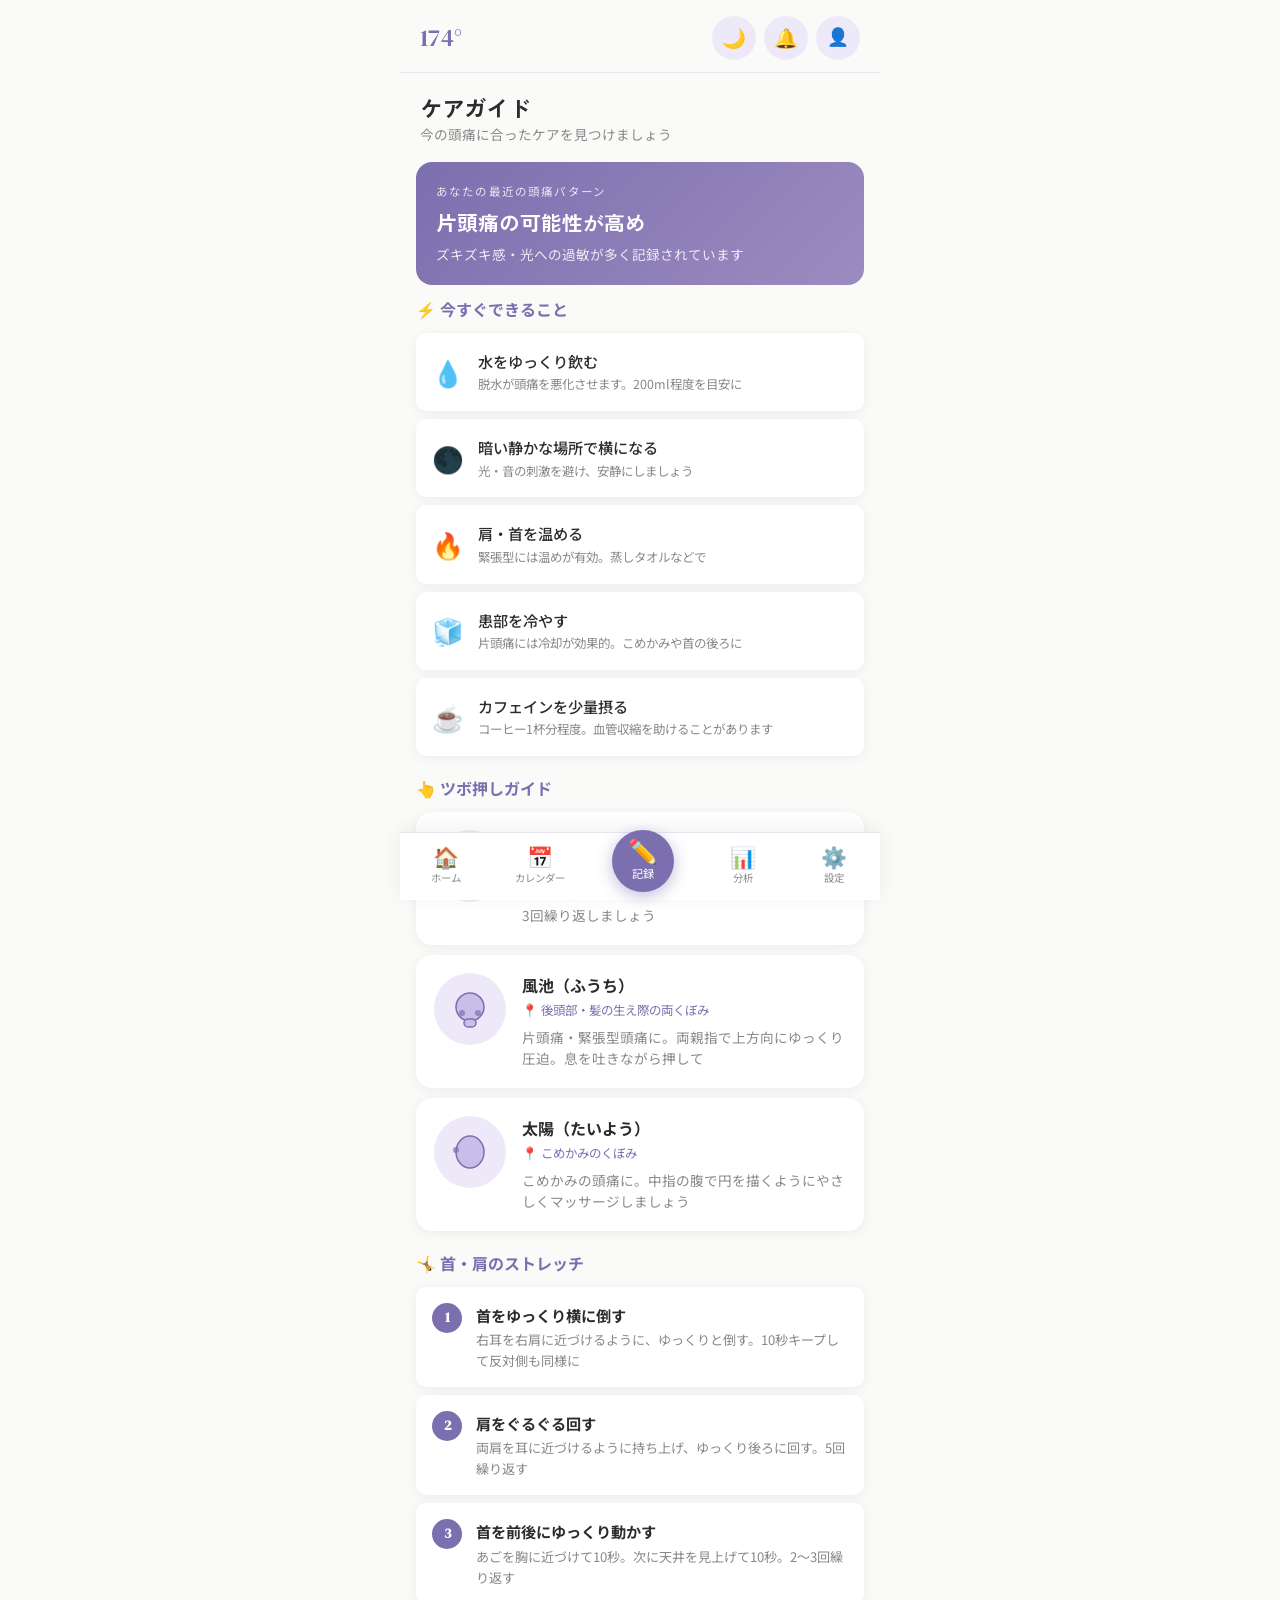
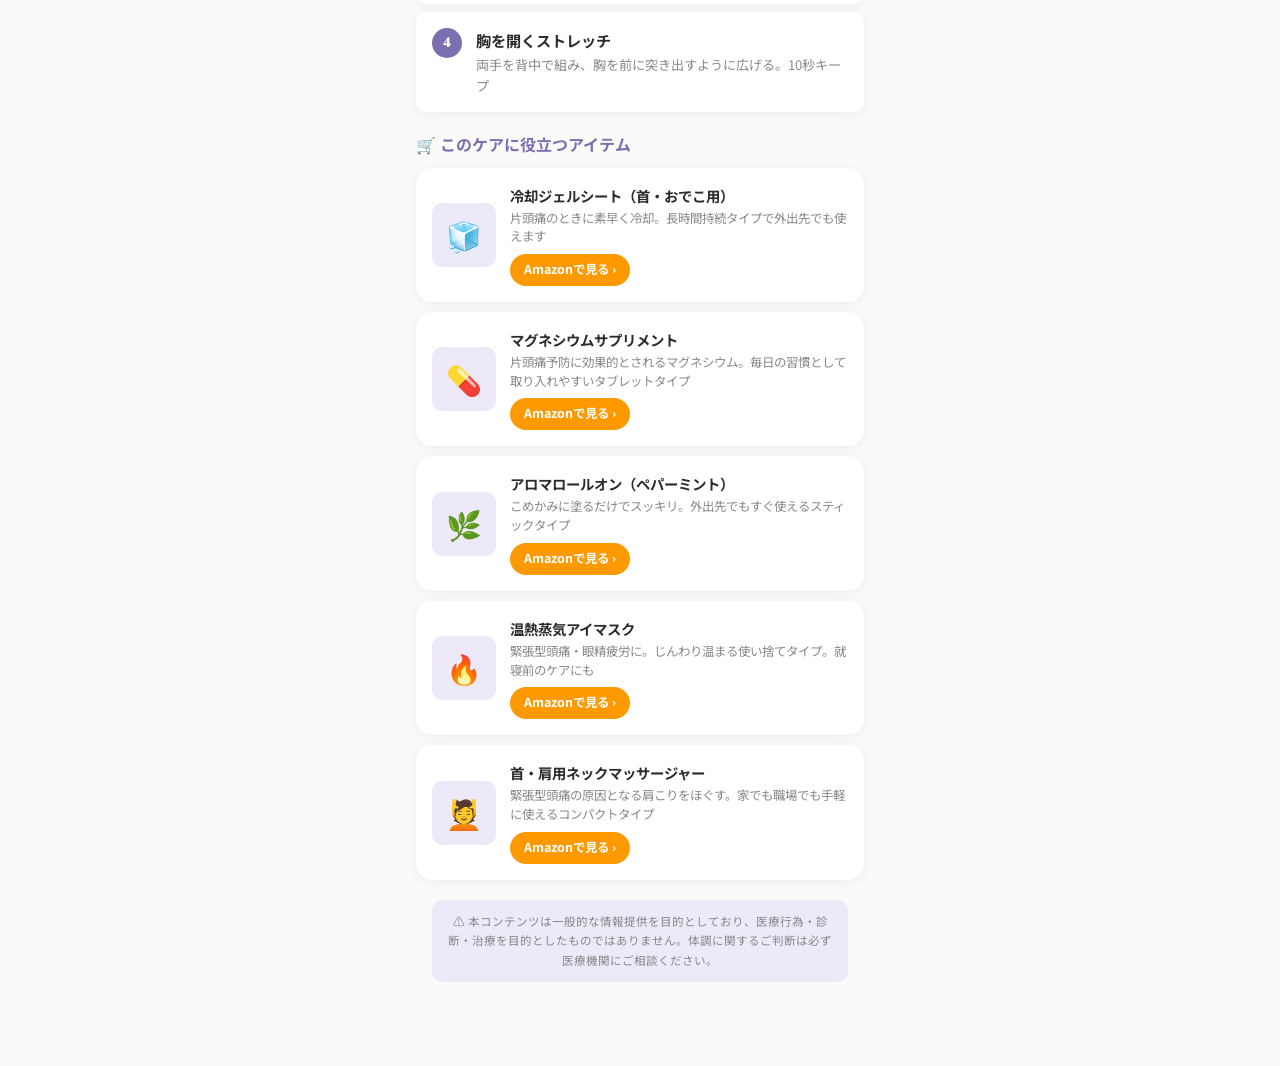
<file: care.html>
<!DOCTYPE html>
<html lang="ja">
<head>
  <meta charset="UTF-8">
  <meta name="viewport" content="width=device-width, initial-scale=1.0, viewport-fit=cover">
  <meta name="theme-color" content="#7C6FAF">
  <meta name="apple-mobile-web-app-capable" content="yes">
  <link rel="manifest" href="manifest.json">
  <link rel="apple-touch-icon" href="images/icons/logo.png">
  <title>ケアガイド — 174°</title>
  <link rel="stylesheet" href="css/style.css">
  <style>
    /* タイプ判定カード */
    .type-card {
      background: linear-gradient(135deg, var(--color-primary) 0%, #9B8BBF 100%);
      border-radius: var(--radius);
      padding: 20px;
      color: #fff;
      margin-bottom: 12px;
    }
    .type-label {
      font-size: 0.72rem;
      opacity: 0.8;
      text-transform: uppercase;
      letter-spacing: 0.1em;
      margin-bottom: 6px;
    }
    .type-name {
      font-size: 1.3rem;
      font-weight: 700;
      font-family: 'Zen Kaku Gothic New', sans-serif;
      margin-bottom: 4px;
    }
    .type-sub { font-size: 0.85rem; opacity: 0.85; }

    /* ケアセクション */
    .care-section {
      margin-bottom: 20px;
    }
    .care-section-title {
      font-size: 1rem;
      font-weight: 700;
      color: var(--color-primary);
      margin-bottom: 10px;
      display: flex;
      align-items: center;
      gap: 6px;
    }

    /* 今すぐできることカード */
    .now-care-list {
      display: flex;
      flex-direction: column;
      gap: 8px;
    }
    .now-care-item {
      display: flex;
      align-items: center;
      gap: 14px;
      background: var(--color-surface);
      border-radius: var(--radius-sm);
      padding: 16px;
      box-shadow: var(--shadow-card);
    }
    .now-care-icon { font-size: 1.6rem; flex-shrink: 0; }
    .now-care-text { font-size: 0.95rem; font-weight: 500; }
    .now-care-sub  { font-size: 0.78rem; color: var(--color-text-muted); margin-top: 2px; }

    /* ツボカード */
    .tsubo-grid {
      display: flex;
      flex-direction: column;
      gap: 10px;
    }
    .tsubo-card {
      background: var(--color-surface);
      border-radius: var(--radius);
      padding: 18px;
      box-shadow: var(--shadow-card);
      display: flex;
      gap: 16px;
      align-items: flex-start;
    }
    .tsubo-svg-wrap {
      width: 72px;
      height: 72px;
      border-radius: 50%;
      background: var(--color-primary-light);
      display: flex;
      align-items: center;
      justify-content: center;
      flex-shrink: 0;
    }
    .tsubo-svg-wrap svg { width: 44px; height: 44px; }
    .tsubo-info { flex: 1; }
    .tsubo-name { font-size: 1rem; font-weight: 700; margin-bottom: 2px; }
    .tsubo-location { font-size: 0.78rem; color: var(--color-primary); margin-bottom: 6px; }
    .tsubo-desc { font-size: 0.85rem; color: var(--color-text-muted); line-height: 1.6; }

    /* ストレッチ */
    .stretch-steps {
      display: flex;
      flex-direction: column;
      gap: 8px;
    }
    .stretch-step {
      display: flex;
      gap: 14px;
      background: var(--color-surface);
      border-radius: var(--radius-sm);
      padding: 16px;
      box-shadow: var(--shadow-card);
      align-items: flex-start;
    }
    .stretch-num {
      width: 30px;
      height: 30px;
      border-radius: 50%;
      background: var(--color-primary);
      color: #fff;
      font-size: 0.85rem;
      font-weight: 700;
      display: flex;
      align-items: center;
      justify-content: center;
      flex-shrink: 0;
      font-family: 'DM Serif Display', serif;
    }
    .stretch-content { flex: 1; }
    .stretch-title { font-size: 0.95rem; font-weight: 700; margin-bottom: 2px; }
    .stretch-desc  { font-size: 0.82rem; color: var(--color-text-muted); line-height: 1.6; }

    /* アフィリエイト商品 */
    .product-cards {
      display: flex;
      flex-direction: column;
      gap: 10px;
    }
    .product-card {
      background: var(--color-surface);
      border-radius: var(--radius);
      padding: 16px;
      box-shadow: var(--shadow-card);
      display: flex;
      gap: 14px;
      align-items: center;
    }
    .product-thumb {
      width: 64px;
      height: 64px;
      border-radius: var(--radius-sm);
      background: var(--color-primary-light);
      display: flex;
      align-items: center;
      justify-content: center;
      font-size: 1.8rem;
      flex-shrink: 0;
    }
    .product-info { flex: 1; }
    .product-name { font-size: 0.9rem; font-weight: 700; margin-bottom: 2px; }
    .product-desc { font-size: 0.78rem; color: var(--color-text-muted); margin-bottom: 8px; line-height: 1.5; }
    .product-btn {
      display: inline-flex;
      align-items: center;
      gap: 4px;
      background: #FF9900;
      color: #fff;
      padding: 6px 14px;
      border-radius: 100px;
      font-size: 0.78rem;
      font-weight: 700;
      text-decoration: none;
      transition: opacity 0.15s;
    }
    .product-btn:active { opacity: 0.8; }
  </style>
</head>
<body>
  <header class="app-header">
    <a href="index.html" class="logo">174°</a>
    <div class="header-actions">
      <button class="icon-btn" aria-label="通知">🔔</button>
      <button class="icon-btn" id="header-user-btn" aria-label="ログイン"></button>
    </div>
  </header>

  <div class="page">
    <div class="page-title-bar">
      <h1>ケアガイド</h1>
      <div class="subtitle">今の頭痛に合ったケアを見つけましょう</div>
    </div>

    <div class="container mt-12">

      <!-- 頭痛タイプ判定 -->
      <div class="type-card">
        <div class="type-label">あなたの最近の頭痛パターン</div>
        <div class="type-name" id="type-name">片頭痛の可能性が高め</div>
        <div class="type-sub" id="type-sub">ズキズキ感・光への過敏が多く記録されています</div>
      </div>

      <!-- ① 今すぐできること -->
      <div class="care-section">
        <div class="care-section-title">⚡ 今すぐできること</div>
        <div class="now-care-list" id="now-care-list">
          <!-- JSで動的に生成 -->
        </div>
      </div>

      <!-- ② ツボ押しガイド -->
      <div class="care-section">
        <div class="care-section-title">👆 ツボ押しガイド</div>
        <div class="tsubo-grid">

          <div class="tsubo-card">
            <div class="tsubo-svg-wrap" aria-hidden="true">
              <!-- 手のSVG -->
              <svg viewBox="0 0 44 44" fill="none">
                <ellipse cx="22" cy="28" rx="12" ry="10" fill="#C8BEEA" stroke="#7C6FAF" stroke-width="1.5"/>
                <rect x="16" y="10" width="5" height="14" rx="2.5" fill="#C8BEEA" stroke="#7C6FAF" stroke-width="1.5"/>
                <rect x="22" y="8" width="5" height="16" rx="2.5" fill="#C8BEEA" stroke="#7C6FAF" stroke-width="1.5"/>
                <rect x="28" y="10" width="5" height="14" rx="2.5" fill="#C8BEEA" stroke="#7C6FAF" stroke-width="1.5"/>
                <circle cx="20" cy="22" r="3" fill="#7C6FAF" opacity="0.7"/>
              </svg>
            </div>
            <div class="tsubo-info">
              <div class="tsubo-name">合谷（ごうこく）</div>
              <div class="tsubo-location">📍 手の甲・親指と人差し指の間</div>
              <div class="tsubo-desc">頭痛・肩こり全般に効果的。強めに5〜10秒押し、3回繰り返しましょう</div>
            </div>
          </div>

          <div class="tsubo-card">
            <div class="tsubo-svg-wrap" aria-hidden="true">
              <!-- 後頭部SVG -->
              <svg viewBox="0 0 44 44" fill="none">
                <ellipse cx="22" cy="20" rx="14" ry="14" fill="#C8BEEA" stroke="#7C6FAF" stroke-width="1.5"/>
                <rect x="16" y="32" width="12" height="8" rx="4" fill="#C8BEEA" stroke="#7C6FAF" stroke-width="1.5"/>
                <circle cx="14" cy="26" r="3" fill="#7C6FAF" opacity="0.7"/>
                <circle cx="30" cy="26" r="3" fill="#7C6FAF" opacity="0.7"/>
              </svg>
            </div>
            <div class="tsubo-info">
              <div class="tsubo-name">風池（ふうち）</div>
              <div class="tsubo-location">📍 後頭部・髪の生え際の両くぼみ</div>
              <div class="tsubo-desc">片頭痛・緊張型頭痛に。両親指で上方向にゆっくり圧迫。息を吐きながら押して</div>
            </div>
          </div>

          <div class="tsubo-card">
            <div class="tsubo-svg-wrap" aria-hidden="true">
              <!-- こめかみSVG -->
              <svg viewBox="0 0 44 44" fill="none">
                <ellipse cx="22" cy="22" rx="14" ry="16" fill="#C8BEEA" stroke="#7C6FAF" stroke-width="1.5"/>
                <circle cx="8" cy="20" r="3" fill="#7C6FAF" opacity="0.7"/>
              </svg>
            </div>
            <div class="tsubo-info">
              <div class="tsubo-name">太陽（たいよう）</div>
              <div class="tsubo-location">📍 こめかみのくぼみ</div>
              <div class="tsubo-desc">こめかみの頭痛に。中指の腹で円を描くようにやさしくマッサージしましょう</div>
            </div>
          </div>

        </div>
      </div>

      <!-- ③ ストレッチガイド -->
      <div class="care-section">
        <div class="care-section-title">🤸 首・肩のストレッチ</div>
        <div class="stretch-steps">
          <div class="stretch-step">
            <div class="stretch-num">1</div>
            <div class="stretch-content">
              <div class="stretch-title">首をゆっくり横に倒す</div>
              <div class="stretch-desc">右耳を右肩に近づけるように、ゆっくりと倒す。10秒キープして反対側も同様に</div>
            </div>
          </div>
          <div class="stretch-step">
            <div class="stretch-num">2</div>
            <div class="stretch-content">
              <div class="stretch-title">肩をぐるぐる回す</div>
              <div class="stretch-desc">両肩を耳に近づけるように持ち上げ、ゆっくり後ろに回す。5回繰り返す</div>
            </div>
          </div>
          <div class="stretch-step">
            <div class="stretch-num">3</div>
            <div class="stretch-content">
              <div class="stretch-title">首を前後にゆっくり動かす</div>
              <div class="stretch-desc">あごを胸に近づけて10秒。次に天井を見上げて10秒。2〜3回繰り返す</div>
            </div>
          </div>
          <div class="stretch-step">
            <div class="stretch-num">4</div>
            <div class="stretch-content">
              <div class="stretch-title">胸を開くストレッチ</div>
              <div class="stretch-desc">両手を背中で組み、胸を前に突き出すように広げる。10秒キープ</div>
            </div>
          </div>
        </div>
      </div>

      <!-- ④ アフィリエイト商品 -->
      <div class="care-section">
        <div class="care-section-title">🛒 このケアに役立つアイテム</div>
        <div class="product-cards">
          <div class="product-card">
            <div class="product-thumb">🧊</div>
            <div class="product-info">
              <div class="product-name">冷却ジェルシート（首・おでこ用）</div>
              <div class="product-desc">片頭痛のときに素早く冷却。長時間持続タイプで外出先でも使えます</div>
              <a href="https://www.amazon.co.jp/s?k=%E5%86%B7%E5%8D%B4%E3%82%B7%E3%83%BC%E3%83%88+%E9%A0%AD%E7%97%9B&tag=kousakaemi211-22" class="product-btn" target="_blank" rel="noopener noreferrer" aria-label="Amazonで冷却シートを検索">Amazonで見る ›</a>
            </div>
          </div>
          <div class="product-card">
            <div class="product-thumb">💊</div>
            <div class="product-info">
              <div class="product-name">マグネシウムサプリメント</div>
              <div class="product-desc">片頭痛予防に効果的とされるマグネシウム。毎日の習慣として取り入れやすいタブレットタイプ</div>
              <a href="https://www.amazon.co.jp/s?k=%E3%83%9E%E3%82%B0%E3%83%8D%E3%82%B7%E3%82%A6%E3%83%A0+%E3%82%B5%E3%83%97%E3%83%AA%E3%83%A1%E3%83%B3%E3%83%88+%E9%A0%AD%E7%97%9B&tag=kousakaemi211-22" class="product-btn" target="_blank" rel="noopener noreferrer" aria-label="Amazonでマグネシウムサプリを検索">Amazonで見る ›</a>
            </div>
          </div>
          <div class="product-card">
            <div class="product-thumb">🌿</div>
            <div class="product-info">
              <div class="product-name">アロマロールオン（ペパーミント）</div>
              <div class="product-desc">こめかみに塗るだけでスッキリ。外出先でもすぐ使えるスティックタイプ</div>
              <a href="https://www.amazon.co.jp/s?k=%E3%83%9A%E3%83%91%E3%83%BC%E3%83%9F%E3%83%B3%E3%83%88+%E3%82%A2%E3%83%AD%E3%83%9E+%E3%83%AD%E3%83%BC%E3%83%AB%E3%82%AA%E3%83%B3&tag=kousakaemi211-22" class="product-btn" target="_blank" rel="noopener noreferrer" aria-label="Amazonでアロマロールオンを検索">Amazonで見る ›</a>
            </div>
          </div>
          <div class="product-card">
            <div class="product-thumb">🔥</div>
            <div class="product-info">
              <div class="product-name">温熱蒸気アイマスク</div>
              <div class="product-desc">緊張型頭痛・眼精疲労に。じんわり温まる使い捨てタイプ。就寝前のケアにも</div>
              <a href="https://www.amazon.co.jp/s?k=%E6%B8%A9%E7%86%B1+%E8%92%B8%E6%B0%97+%E3%82%A2%E3%82%A4%E3%83%9E%E3%82%B9%E3%82%AF+%E7%96%B2%E3%82%8C%E7%9B%AE&tag=kousakaemi211-22" class="product-btn" target="_blank" rel="noopener noreferrer" aria-label="Amazonで温熱アイマスクを検索">Amazonで見る ›</a>
            </div>
          </div>
          <div class="product-card">
            <div class="product-thumb">💆</div>
            <div class="product-info">
              <div class="product-name">首・肩用ネックマッサージャー</div>
              <div class="product-desc">緊張型頭痛の原因となる肩こりをほぐす。家でも職場でも手軽に使えるコンパクトタイプ</div>
              <a href="https://www.amazon.co.jp/s?k=%E3%83%8D%E3%83%83%E3%82%AF%E3%83%9E%E3%83%83%E3%82%B5%E3%83%BC%E3%82%B8%E3%83%A3%E3%83%BC+%E8%82%A9%E3%81%93%E3%82%8A+%E9%A0%AD%E7%97%9B&tag=kousakaemi211-22" class="product-btn" target="_blank" rel="noopener noreferrer" aria-label="Amazonでネックマッサージャーを検索">Amazonで見る ›</a>
            </div>
          </div>
        </div>
      </div>

    <!-- 免責事項 -->
    <div style="
      margin: 8px 16px 0; padding:12px 14px;
      border-radius:10px; background:var(--color-primary-light);
      font-size:0.72rem; color:var(--color-text-muted); line-height:1.7;
      text-align:center;
    ">
      ⚠️ 本コンテンツは一般的な情報提供を目的としており、医療行為・診断・治療を目的としたものではありません。体調に関するご判断は必ず医療機関にご相談ください。
    </div>

    </div>
  </div>

  <!-- ボトムナビ -->
  <nav class="bottom-nav" aria-label="メインナビゲーション">
    <a href="index.html" class="nav-item" aria-label="ホーム">
      <span class="nav-icon">🏠</span><span>ホーム</span>
    </a>
    <a href="calendar.html" class="nav-item" aria-label="カレンダー">
      <span class="nav-icon">📅</span><span>カレンダー</span>
    </a>
    <a href="record.html" class="nav-item nav-record" aria-label="記録する">
      <span class="nav-icon">✏️</span><span>記録</span>
    </a>
    <a href="analysis.html" class="nav-item" aria-label="分析">
      <span class="nav-icon">📊</span><span>分析</span>
    </a>
    <a href="settings.html" class="nav-item" aria-label="設定">
      <span class="nav-icon">⚙️</span><span>設定</span>
    </a>
  </nav>

  <script src="js/app.js"></script>
  <script>
    const CARE_ITEMS = {
      migraine: [
        { icon: '🌑', text: '暗い静かな場所で横になる',   sub: '光・音の刺激を避け、安静にしましょう' },
        { icon: '🧊', text: '患部を冷やす',               sub: '片頭痛には冷却が効果的。こめかみや首の後ろに' },
        { icon: '💧', text: '水をゆっくり飲む',           sub: '脱水が頭痛を悪化させます。200ml程度を目安に' },
        { icon: '☕', text: 'カフェインを少量摂る',       sub: 'コーヒー1杯分程度。血管収縮を助けることがあります' },
        { icon: '💊', text: '市販薬を服用する',           sub: 'イブプロフェン系が片頭痛に効果的とされています' },
      ],
      tension: [
        { icon: '🔥', text: '肩・首を温める',             sub: '緊張型頭痛には温めが有効。蒸しタオルなどで' },
        { icon: '💆', text: '首・肩を軽くマッサージ',     sub: '筋肉の緊張をほぐしましょう。下のストレッチも参考に' },
        { icon: '💧', text: '水をゆっくり飲む',           sub: '脱水が頭痛を悪化させます。200ml程度を目安に' },
        { icon: '🧘', text: '深呼吸・リラックス',         sub: 'ゆっくり4秒吸って8秒かけて吐く腹式呼吸を試して' },
        { icon: '🚶', text: '軽く体を動かす',             sub: '気分転換の散歩が緊張をほぐすことがあります' },
      ],
      default: [
        { icon: '💧', text: '水をゆっくり飲む',           sub: '脱水が頭痛を悪化させます。200ml程度を目安に' },
        { icon: '🌑', text: '暗い静かな場所で横になる',   sub: '光・音の刺激を避け、安静にしましょう' },
        { icon: '🔥', text: '肩・首を温める',             sub: '緊張型には温めが有効。蒸しタオルなどで' },
        { icon: '🧊', text: '患部を冷やす',               sub: '片頭痛には冷却が効果的。こめかみや首の後ろに' },
        { icon: '☕', text: 'カフェインを少量摂る',       sub: 'コーヒー1杯分程度。血管収縮を助けることがあります' },
      ],
    };

    document.addEventListener('DOMContentLoaded', () => {
      const records = APP.getRecords();
      const typeEl  = document.getElementById('type-name');
      const subEl   = document.getElementById('type-sub');
      const careList = document.getElementById('now-care-list');

      let headacheType = 'default';

      if (records.length > 0) {
        const recent   = records.slice(0, 5);
        const symptoms = recent.flatMap(r => r.symptoms || []);
        const pulsing  = symptoms.filter(s => s === 'ズキズキ').length;
        const tight    = symptoms.filter(s => s === '締め付け感').length;

        if (pulsing > tight) {
          headacheType = 'migraine';
          typeEl.textContent = '片頭痛の可能性が高め';
          subEl.textContent  = 'ズキズキ感・光への過敏が多く記録されています';
        } else if (tight >= pulsing && tight > 0) {
          headacheType = 'tension';
          typeEl.textContent = '緊張型頭痛の可能性が高め';
          subEl.textContent  = '締め付け感・肩こりが多く記録されています';
        } else {
          typeEl.textContent = 'パターン分析中';
          subEl.textContent  = '記録を続けるとより精度が上がります';
        }
      }

      // 頭痛タイプに合ったケアアイテムを描画
      careList.innerHTML = CARE_ITEMS[headacheType].map(item => `
        <div class="now-care-item">
          <span class="now-care-icon">${item.icon}</span>
          <div>
            <div class="now-care-text">${item.text}</div>
            <div class="now-care-sub">${item.sub}</div>
          </div>
        </div>
      `).join('');
    });
  </script>
</body>
</html>
</file>
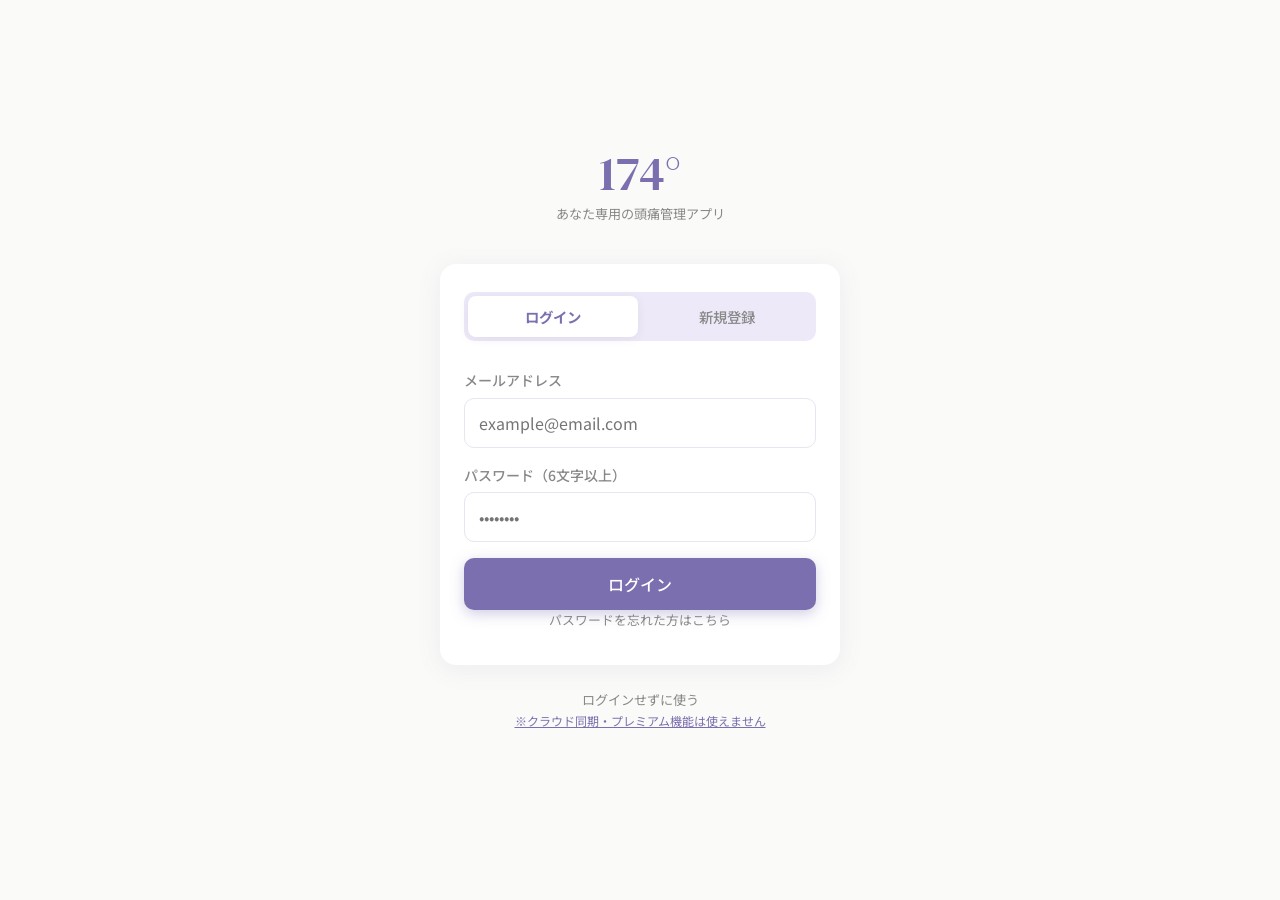
<file: login.html>
<!DOCTYPE html>
<html lang="ja">
<head>
  <meta charset="UTF-8">
  <meta name="viewport" content="width=device-width, initial-scale=1.0, viewport-fit=cover">
  <meta name="theme-color" content="#7C6FAF">
  <meta name="apple-mobile-web-app-capable" content="yes">
  <link rel="manifest" href="manifest.json">
  <title>ログイン — 174°</title>
  <link rel="stylesheet" href="css/style.css">
  <style>
    .login-wrap {
      min-height: 100vh;
      display: flex;
      flex-direction: column;
      align-items: center;
      justify-content: center;
      padding: 40px 24px 60px;
    }

    .login-logo {
      font-family: 'DM Serif Display', serif;
      font-size: 3rem;
      color: var(--color-primary);
      margin-bottom: 6px;
      line-height: 1;
    }

    .login-tagline {
      font-size: 0.82rem;
      color: var(--color-text-muted);
      margin-bottom: 40px;
      text-align: center;
    }

    .login-card {
      background: var(--color-surface);
      border-radius: var(--radius);
      box-shadow: var(--shadow-soft);
      padding: 28px 24px 32px;
      width: 100%;
      max-width: 400px;
    }

    .login-tabs {
      display: flex;
      background: var(--color-primary-light);
      border-radius: var(--radius-sm);
      padding: 4px;
      margin-bottom: 28px;
      gap: 4px;
    }

    .login-tab {
      flex: 1;
      padding: 10px;
      border: none;
      background: transparent;
      border-radius: 8px;
      font-family: 'Noto Sans JP', sans-serif;
      font-size: 0.9rem;
      font-weight: 500;
      color: var(--color-text-muted);
      cursor: pointer;
      transition: all 0.18s;
    }

    .login-tab.active {
      background: var(--color-surface);
      color: var(--color-primary);
      font-weight: 700;
      box-shadow: var(--shadow-card);
    }

    .login-error {
      display: none;
      background: rgba(217, 123, 123, 0.12);
      border: 1px solid var(--color-danger);
      color: var(--color-danger);
      font-size: 0.82rem;
      padding: 10px 14px;
      border-radius: var(--radius-sm);
      margin-bottom: 16px;
      text-align: center;
    }

    .skip-link {
      display: block;
      text-align: center;
      margin-top: 24px;
      font-size: 0.82rem;
      color: var(--color-text-muted);
      text-decoration: none;
    }
    .skip-link span {
      color: var(--color-primary);
      text-decoration: underline;
    }

    .forgot-btn {
      background: none;
      border: none;
      font-family: 'Noto Sans JP', sans-serif;
      font-size: 0.8rem;
      color: var(--color-text-muted);
      cursor: pointer;
      padding: 4px 0;
      display: block;
      margin: -4px auto 0;
      text-align: center;
      width: 100%;
    }
    .forgot-btn:hover { color: var(--color-primary); }

    .divider {
      height: 1px;
      background: var(--color-border);
      margin: 20px 0;
    }

    .benefit-list {
      list-style: none;
      margin-bottom: 0;
    }
    .benefit-list li {
      display: flex;
      align-items: center;
      gap: 10px;
      font-size: 0.82rem;
      color: var(--color-text-muted);
      padding: 5px 0;
    }
    .benefit-list li::before {
      content: '✓';
      color: var(--color-success);
      font-weight: 700;
      flex-shrink: 0;
    }

    /* パスワードリセット画面 */
    .forgot-screen {
      display: none;
    }
    .back-btn {
      background: none;
      border: none;
      font-family: 'Noto Sans JP', sans-serif;
      font-size: 0.85rem;
      color: var(--color-primary);
      cursor: pointer;
      padding: 0;
      margin-bottom: 20px;
      display: flex;
      align-items: center;
      gap: 4px;
    }
  </style>
</head>
<body>
  <div class="login-wrap">
    <div class="login-logo">174°</div>
    <div class="login-tagline">あなた専用の頭痛管理アプリ</div>

    <!-- メイン画面（ログイン／登録） -->
    <div class="login-card" id="main-screen">
      <!-- タブ切替 -->
      <div class="login-tabs">
        <button class="login-tab active" id="tab-login" onclick="switchTab('login')">ログイン</button>
        <button class="login-tab" id="tab-register" onclick="switchTab('register')">新規登録</button>
      </div>

      <!-- エラー表示 -->
      <div class="login-error" id="login-error"></div>

      <!-- ニックネーム（登録時のみ） -->
      <div class="form-group" id="row-nickname" style="display:none">
        <label class="form-label">ニックネーム（任意）</label>
        <input class="form-input" id="input-nickname" type="text" placeholder="例: はるか" maxlength="20">
      </div>

      <div class="form-group">
        <label class="form-label">メールアドレス</label>
        <input class="form-input" id="input-email" type="email" placeholder="example@email.com" autocomplete="email">
      </div>

      <div class="form-group">
        <label class="form-label">パスワード（6文字以上）</label>
        <input class="form-input" id="input-password" type="password" placeholder="••••••••" autocomplete="current-password">
      </div>

      <button class="btn btn-primary" id="submit-btn" onclick="submitAuth()">ログイン</button>

      <button class="forgot-btn mt-8" id="forgot-link" onclick="showForgot()">
        パスワードを忘れた方はこちら
      </button>

      <!-- 登録時のメリット表示 -->
      <div id="benefits-section" style="display:none">
        <div class="divider"></div>
        <ul class="benefit-list">
          <li>記録をクラウドに自動バックアップ</li>
          <li>複数端末で同期できる</li>
          <li>プレミアムプランでより詳細な分析</li>
        </ul>
      </div>
    </div>

    <!-- パスワードリセット画面 -->
    <div class="login-card forgot-screen" id="forgot-screen">
      <button class="back-btn" onclick="hideForgot()">← 戻る</button>
      <div style="font-size:1.05rem;font-weight:700;margin-bottom:8px;">パスワードをリセット</div>
      <p style="font-size:0.83rem;color:var(--color-text-muted);margin-bottom:20px;line-height:1.6;">
        登録したメールアドレスを入力してください。<br>リセットリンクをお送りします。
      </p>
      <div class="login-error" id="forgot-error"></div>
      <div id="forgot-success" style="display:none;background:rgba(125,191,158,0.12);border:1px solid var(--color-success);color:#5A9E7A;font-size:0.82rem;padding:10px 14px;border-radius:var(--radius-sm);margin-bottom:16px;text-align:center;"></div>
      <div class="form-group">
        <label class="form-label">メールアドレス</label>
        <input class="form-input" id="forgot-email" type="email" placeholder="example@email.com">
      </div>
      <button class="btn btn-primary" id="forgot-submit-btn" onclick="submitForgot()">送信する</button>
    </div>

    <!-- ログインせずに使う -->
    <a href="index.html" class="skip-link">
      ログインせずに使う<br>
      <span style="font-size:0.75rem;">※クラウド同期・プレミアム機能は使えません</span>
    </a>
  </div>

  <script src="js/app.js"></script>
  <script>
    // ログイン済みならリダイレクト先へ（戻り先があればそこへ、なければhome）
    if (APP.isLoggedIn()) {
      const next = new URLSearchParams(location.search).get('next') || 'index.html';
      location.replace(next);
    }

    let _mode = 'login';

    function switchTab(mode) {
      _mode = mode;
      const isReg = mode === 'register';
      document.getElementById('tab-login').classList.toggle('active', !isReg);
      document.getElementById('tab-register').classList.toggle('active', isReg);
      document.getElementById('row-nickname').style.display = isReg ? '' : 'none';
      document.getElementById('benefits-section').style.display = isReg ? '' : 'none';
      document.getElementById('forgot-link').style.display = isReg ? 'none' : '';
      document.getElementById('submit-btn').textContent = isReg ? '登録する' : 'ログイン';
      document.getElementById('input-password').setAttribute(
        'autocomplete', isReg ? 'new-password' : 'current-password'
      );
      document.getElementById('login-error').style.display = 'none';
    }

    async function submitAuth() {
      const email    = document.getElementById('input-email').value.trim();
      const password = document.getElementById('input-password').value;
      const nickname = document.getElementById('input-nickname').value.trim();
      const errEl    = document.getElementById('login-error');
      const btn      = document.getElementById('submit-btn');

      errEl.style.display = 'none';
      if (!email || !password) {
        errEl.textContent = 'メールアドレスとパスワードを入力してください';
        errEl.style.display = 'block';
        return;
      }

      btn.disabled = true;
      btn.textContent = '処理中…';

      try {
        if (_mode === 'register') {
          await APP.register(email, password, nickname);
        } else {
          await APP.login(email, password);
        }
        // ログイン後に同期してからリダイレクト
        try { await APP.syncToCloud(); } catch (_) {}
        const next = new URLSearchParams(location.search).get('next') || 'index.html';
        location.href = next;
      } catch (e) {
        errEl.textContent = e.message;
        errEl.style.display = 'block';
        btn.disabled = false;
        btn.textContent = _mode === 'register' ? '登録する' : 'ログイン';
      }
    }

    // Enterキーで送信
    document.addEventListener('keydown', e => {
      if (e.key === 'Enter' && document.getElementById('main-screen').style.display !== 'none') {
        submitAuth();
      }
    });

    function showForgot() {
      document.getElementById('main-screen').style.display = 'none';
      document.getElementById('forgot-screen').style.display = 'block';
    }
    function hideForgot() {
      document.getElementById('forgot-screen').style.display = 'none';
      document.getElementById('main-screen').style.display = 'block';
    }

    async function submitForgot() {
      const email  = document.getElementById('forgot-email').value.trim();
      const errEl  = document.getElementById('forgot-error');
      const sucEl  = document.getElementById('forgot-success');
      const btn    = document.getElementById('forgot-submit-btn');
      errEl.style.display = 'none';
      sucEl.style.display = 'none';
      if (!email) {
        errEl.textContent = 'メールアドレスを入力してください';
        errEl.style.display = 'block';
        return;
      }
      btn.disabled = true; btn.textContent = '送信中…';
      try {
        await APP.apiRequest('/api/auth/forgot-password', {
          method: 'POST',
          body: JSON.stringify({ email }),
        });
        sucEl.textContent = 'リセットリンクを送信しました。メールをご確認ください。';
        sucEl.style.display = 'block';
        btn.textContent = '送信済み';
      } catch (e) {
        errEl.textContent = e.message;
        errEl.style.display = 'block';
        btn.disabled = false; btn.textContent = '送信する';
      }
    }
  </script>
</body>
</html>
</file>
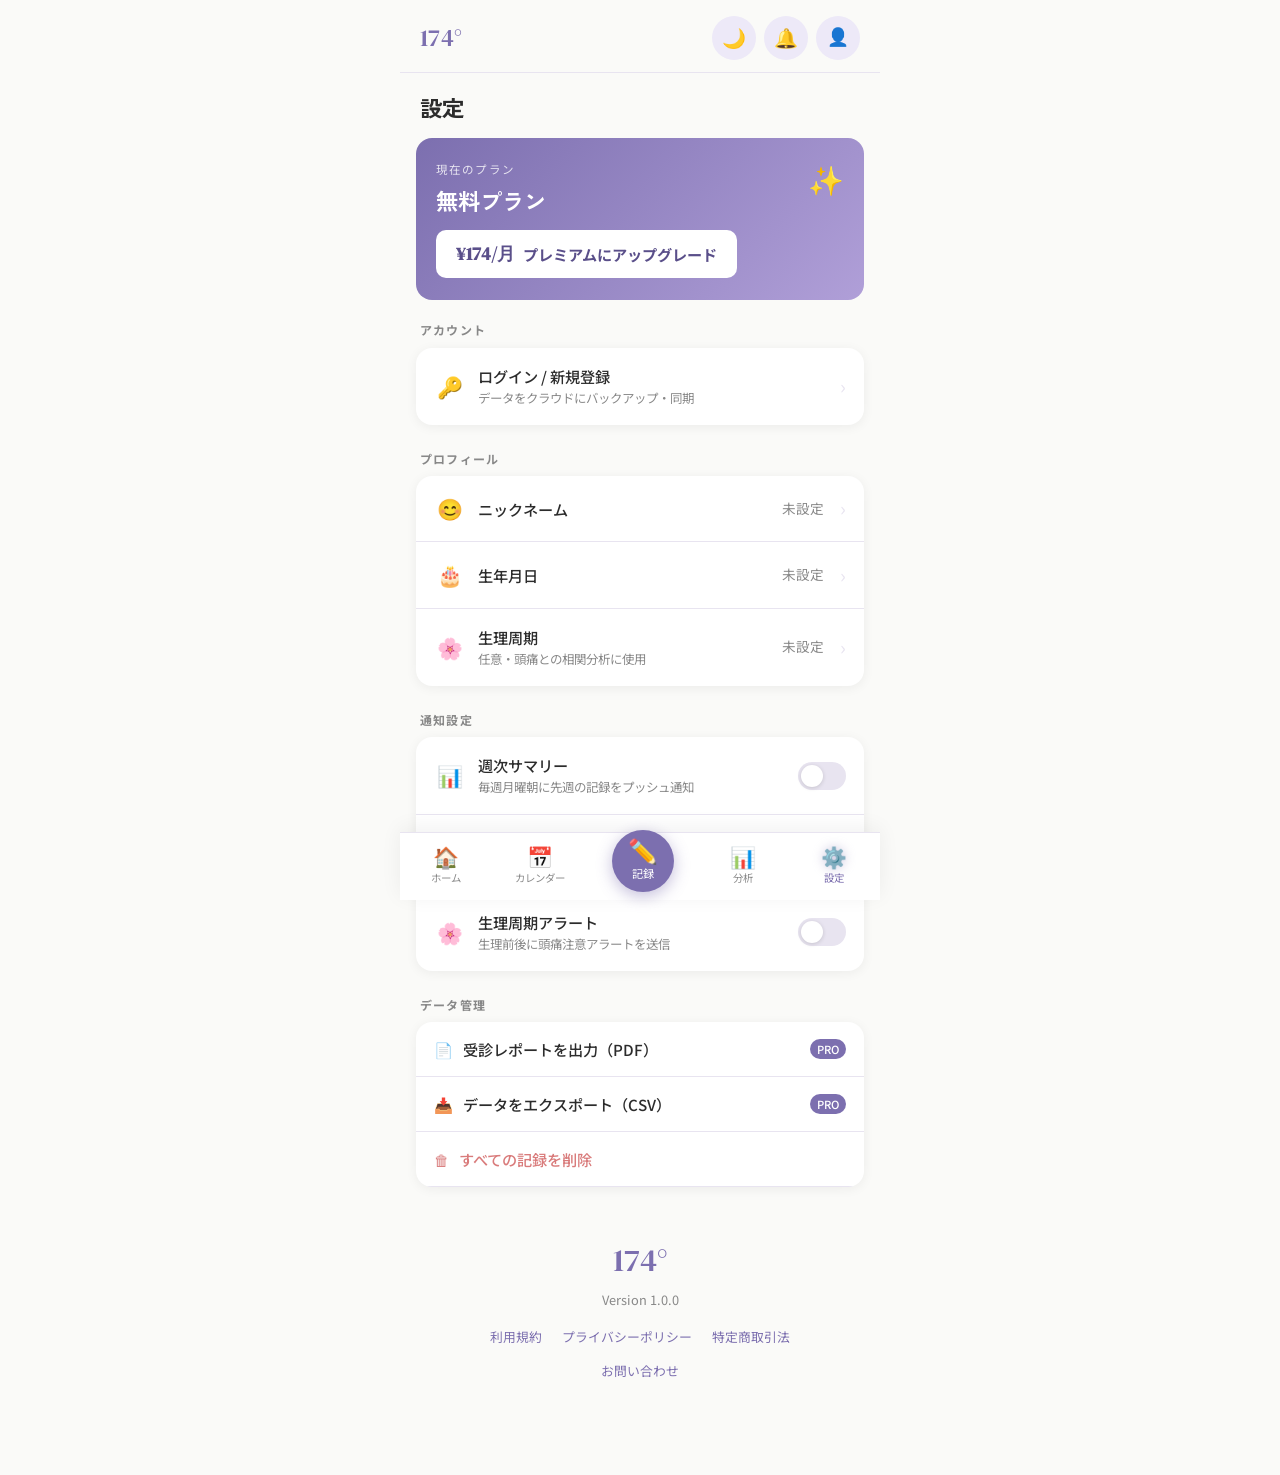
<file: payment-success.html>
<!DOCTYPE html>
<html lang="ja">
<head>
  <meta charset="UTF-8">
  <meta name="viewport" content="width=device-width, initial-scale=1.0, viewport-fit=cover">
  <meta name="theme-color" content="#7C6FAF">
  <title>決済完了 — 174°</title>
  <link rel="stylesheet" href="css/style.css">
  <style>
    .success-wrap {
      display: flex;
      flex-direction: column;
      align-items: center;
      justify-content: center;
      min-height: 70vh;
      text-align: center;
      padding: 40px 24px;
      gap: 16px;
    }
    .success-icon {
      font-size: 4rem;
      animation: pop 0.4s cubic-bezier(0.175, 0.885, 0.32, 1.275);
    }
    @keyframes pop {
      from { transform: scale(0); opacity: 0; }
      to   { transform: scale(1); opacity: 1; }
    }
    .success-title {
      font-family: 'Zen Kaku Gothic New', 'Noto Sans JP', sans-serif;
      font-size: 1.5rem;
      font-weight: 700;
      color: var(--color-text);
    }
    .success-sub {
      font-size: 0.9rem;
      color: var(--color-text-muted);
      max-width: 300px;
      line-height: 1.6;
    }
    .success-spinner {
      width: 20px; height: 20px;
      border: 2px solid var(--color-border);
      border-top-color: var(--color-primary);
      border-radius: 50%;
      animation: spin 0.8s linear infinite;
    }
    @keyframes spin { to { transform: rotate(360deg); } }
    .sync-status {
      font-size: 0.8rem;
      color: var(--color-text-muted);
      display: flex;
      align-items: center;
      gap: 8px;
    }
  </style>
</head>
<body>
  <header class="app-header">
    <a href="index.html" class="logo">174°</a>
  </header>

  <div class="success-wrap">
    <div class="success-icon">✨</div>
    <div class="success-title">プレミアム登録完了！</div>
    <div class="success-sub">
      ありがとうございます。<br>
      プレミアムプランが有効になりました。
    </div>
    <div class="sync-status" id="sync-status">
      <div class="success-spinner"></div>
      データを同期中…
    </div>
  </div>

  <script src="js/app.js"></script>
  <script>
    (async function () {
      const params    = new URLSearchParams(location.search);
      const sessionId = params.get('session_id');

      if (APP.isLoggedIn()) {
        if (sessionId) {
          try {
            // セッションIDでStripeを直接確認し、プレミアムを即座に有効化
            // （Webhook到着を待たずに確実にpremium状態を反映できる）
            const result = await APP.apiRequest('/api/stripe/activate-session', {
              method: 'POST',
              body: JSON.stringify({ sessionId }),
            });
            if (result.premium) {
              const s = APP.getSettings();
              s.premium      = true;
              s.premiumSince = result.premiumSince || s.premiumSince || new Date().toISOString();
              APP.saveSettings(s);
            }
          } catch (_) {
            // activate-session 失敗時はsyncで代替
            try { await APP.syncToCloud(); } catch (__) { /* 失敗しても続行 */ }
          }
        } else {
          try {
            await APP.syncToCloud();
          } catch (_) { /* 失敗しても続行 */ }
        }
      }

      const statusEl = document.getElementById('sync-status');
      statusEl.innerHTML = '設定ページに移動します…';

      setTimeout(() => {
        window.location.href = 'settings.html';
      }, 2000);
    })();
  </script>
</body>
</html>
</file>
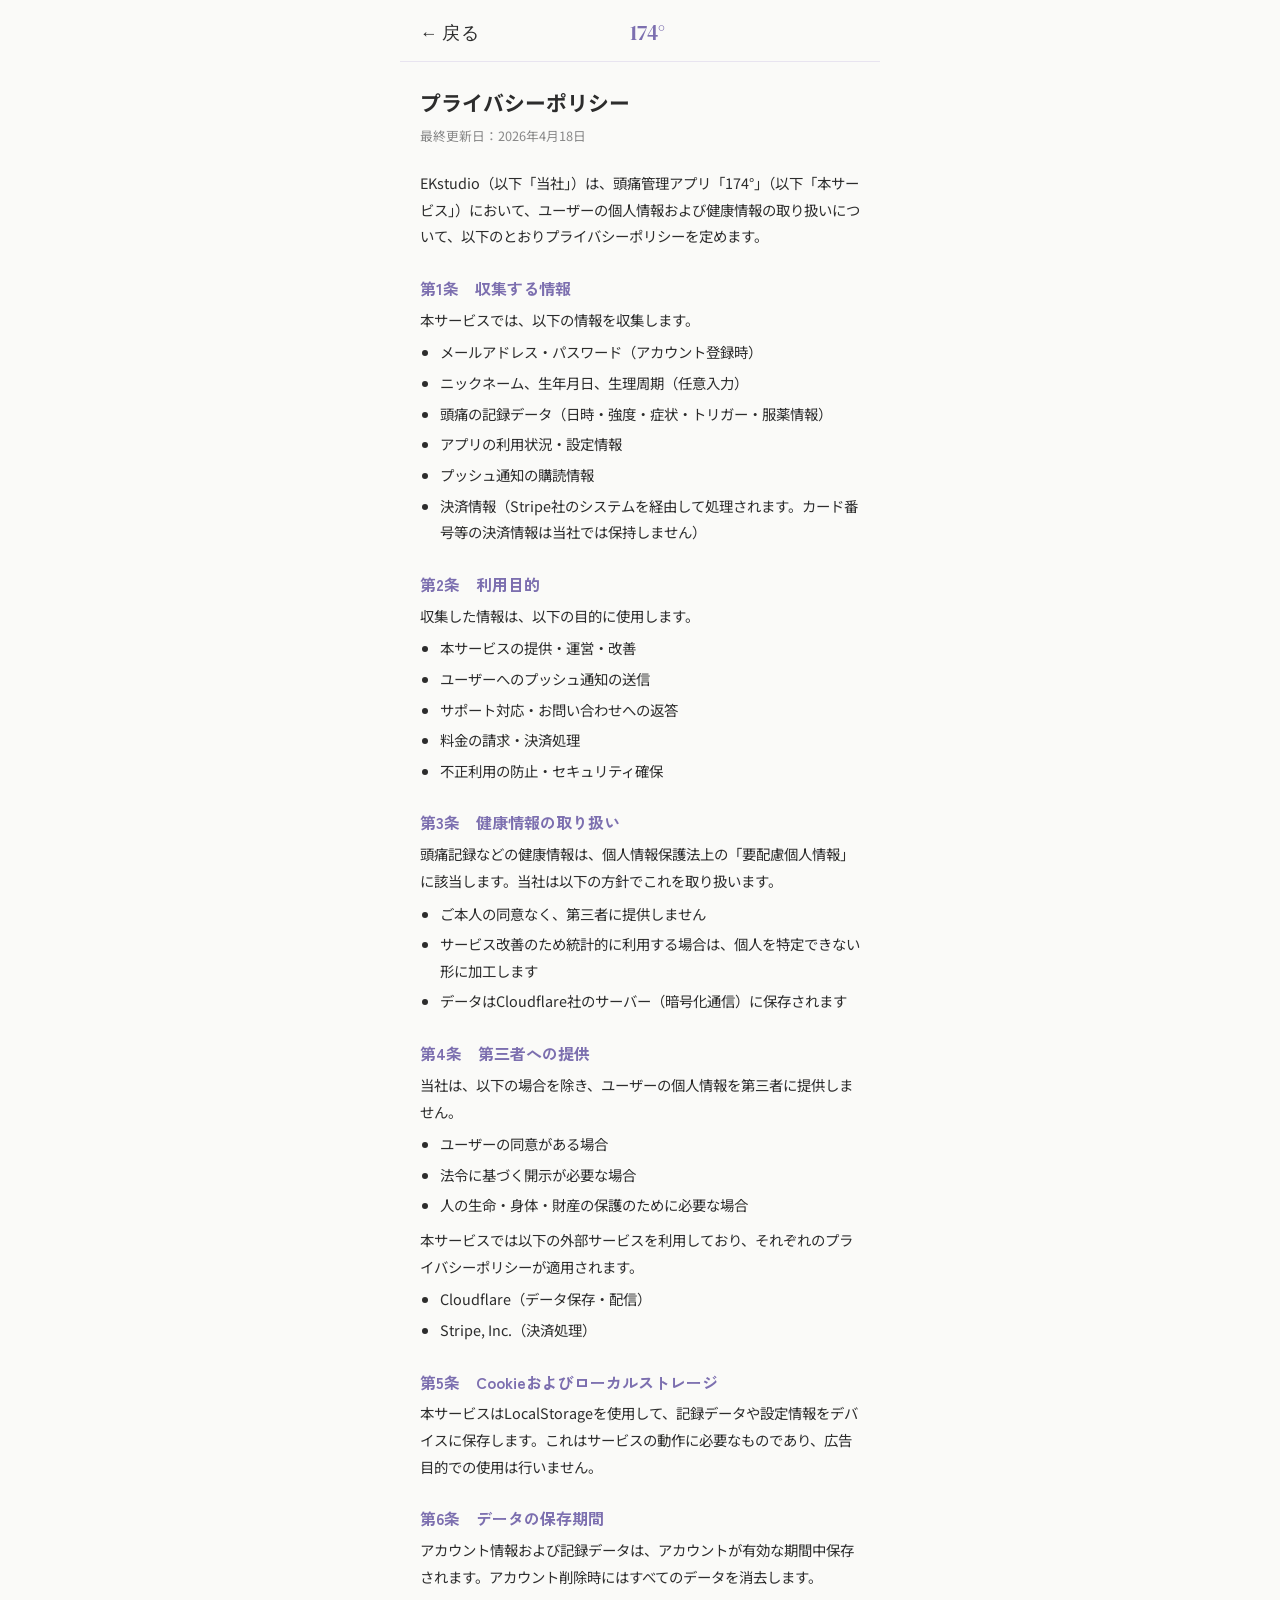
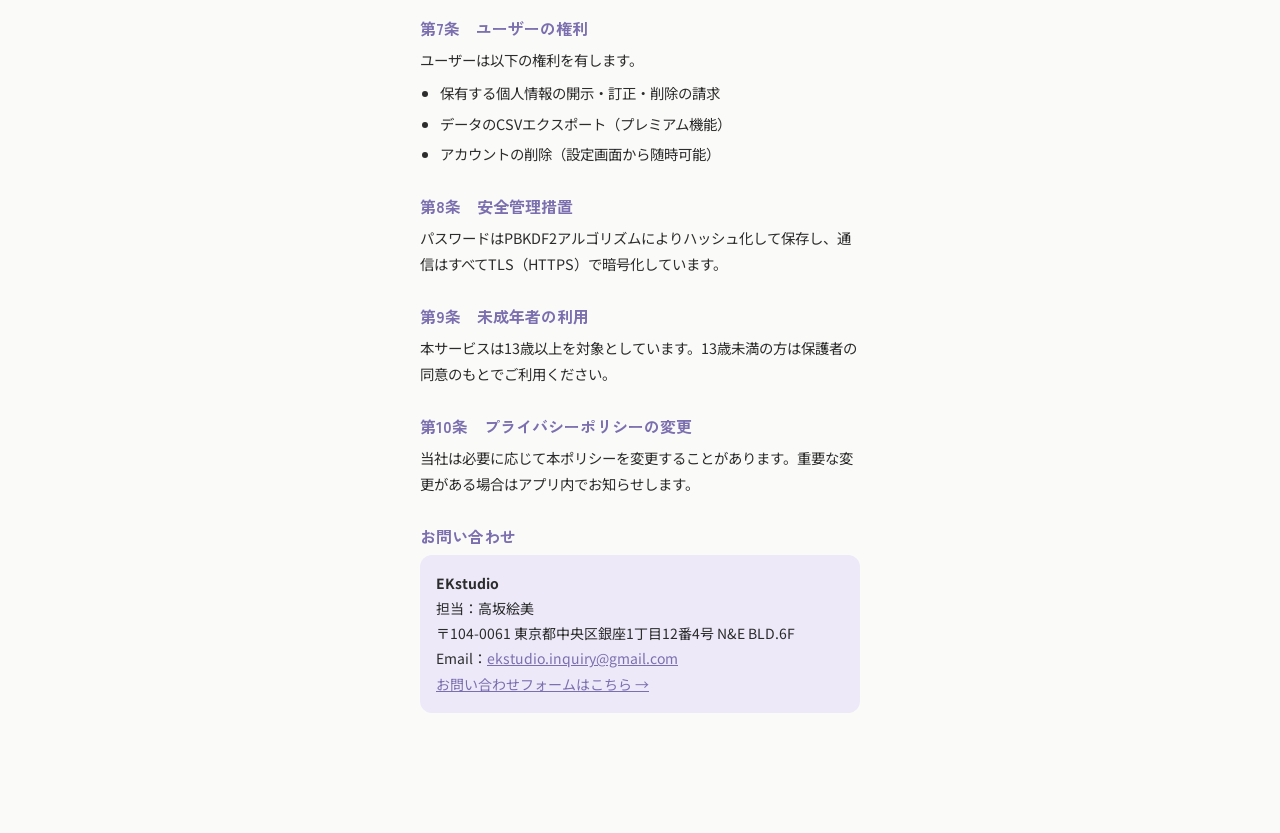
<file: privacy.html>
<!DOCTYPE html>
<html lang="ja">
<head>
  <meta charset="UTF-8">
  <meta name="viewport" content="width=device-width, initial-scale=1.0">
  <title>プライバシーポリシー — 174°</title>
  <link rel="stylesheet" href="css/style.css">
  <style>
    .legal-page { padding: 0 20px calc(var(--nav-height) + 24px); }
    .legal-title { font-size: 1.3rem; font-weight: 700; margin: 24px 0 6px; }
    .legal-updated { font-size: 0.8rem; color: var(--color-text-muted); margin-bottom: 24px; }
    .legal-section { margin-bottom: 28px; }
    .legal-section h2 { font-size: 1rem; font-weight: 700; margin-bottom: 8px; color: var(--color-primary); }
    .legal-section p, .legal-section li { font-size: 0.9rem; line-height: 1.85; color: var(--color-text); }
    .legal-section ul { padding-left: 20px; margin-top: 6px; }
    .legal-section li { margin-bottom: 4px; }
    .legal-contact { background: var(--color-primary-light); border-radius: 12px; padding: 16px; font-size: 0.875rem; line-height: 1.8; }
    .legal-contact a { color: var(--color-primary); }
  </style>
</head>
<body>
  <header class="app-header">
    <a href="settings.html" class="logo" style="font-size:1.1rem; color:var(--color-text);">← 戻る</a>
    <span style="font-family:'DM Serif Display',serif; color:var(--color-primary); font-size:1.3rem;">174°</span>
    <div style="width:44px;"></div>
  </header>

  <div class="legal-page">
    <div class="legal-title">プライバシーポリシー</div>
    <div class="legal-updated">最終更新日：2026年4月18日</div>

    <div class="legal-section">
      <p>EKstudio（以下「当社」）は、頭痛管理アプリ「174°」（以下「本サービス」）において、ユーザーの個人情報および健康情報の取り扱いについて、以下のとおりプライバシーポリシーを定めます。</p>
    </div>

    <div class="legal-section">
      <h2>第1条　収集する情報</h2>
      <p>本サービスでは、以下の情報を収集します。</p>
      <ul>
        <li>メールアドレス・パスワード（アカウント登録時）</li>
        <li>ニックネーム、生年月日、生理周期（任意入力）</li>
        <li>頭痛の記録データ（日時・強度・症状・トリガー・服薬情報）</li>
        <li>アプリの利用状況・設定情報</li>
        <li>プッシュ通知の購読情報</li>
        <li>決済情報（Stripe社のシステムを経由して処理されます。カード番号等の決済情報は当社では保持しません）</li>
      </ul>
    </div>

    <div class="legal-section">
      <h2>第2条　利用目的</h2>
      <p>収集した情報は、以下の目的に使用します。</p>
      <ul>
        <li>本サービスの提供・運営・改善</li>
        <li>ユーザーへのプッシュ通知の送信</li>
        <li>サポート対応・お問い合わせへの返答</li>
        <li>料金の請求・決済処理</li>
        <li>不正利用の防止・セキュリティ確保</li>
      </ul>
    </div>

    <div class="legal-section">
      <h2>第3条　健康情報の取り扱い</h2>
      <p>頭痛記録などの健康情報は、個人情報保護法上の「要配慮個人情報」に該当します。当社は以下の方針でこれを取り扱います。</p>
      <ul>
        <li>ご本人の同意なく、第三者に提供しません</li>
        <li>サービス改善のため統計的に利用する場合は、個人を特定できない形に加工します</li>
        <li>データはCloudflare社のサーバー（暗号化通信）に保存されます</li>
      </ul>
    </div>

    <div class="legal-section">
      <h2>第4条　第三者への提供</h2>
      <p>当社は、以下の場合を除き、ユーザーの個人情報を第三者に提供しません。</p>
      <ul>
        <li>ユーザーの同意がある場合</li>
        <li>法令に基づく開示が必要な場合</li>
        <li>人の生命・身体・財産の保護のために必要な場合</li>
      </ul>
      <p style="margin-top:8px;">本サービスでは以下の外部サービスを利用しており、それぞれのプライバシーポリシーが適用されます。</p>
      <ul>
        <li>Cloudflare（データ保存・配信）</li>
        <li>Stripe, Inc.（決済処理）</li>
      </ul>
    </div>

    <div class="legal-section">
      <h2>第5条　Cookieおよびローカルストレージ</h2>
      <p>本サービスはLocalStorageを使用して、記録データや設定情報をデバイスに保存します。これはサービスの動作に必要なものであり、広告目的での使用は行いません。</p>
    </div>

    <div class="legal-section">
      <h2>第6条　データの保存期間</h2>
      <p>アカウント情報および記録データは、アカウントが有効な期間中保存されます。アカウント削除時にはすべてのデータを消去します。</p>
    </div>

    <div class="legal-section">
      <h2>第7条　ユーザーの権利</h2>
      <p>ユーザーは以下の権利を有します。</p>
      <ul>
        <li>保有する個人情報の開示・訂正・削除の請求</li>
        <li>データのCSVエクスポート（プレミアム機能）</li>
        <li>アカウントの削除（設定画面から随時可能）</li>
      </ul>
    </div>

    <div class="legal-section">
      <h2>第8条　安全管理措置</h2>
      <p>パスワードはPBKDF2アルゴリズムによりハッシュ化して保存し、通信はすべてTLS（HTTPS）で暗号化しています。</p>
    </div>

    <div class="legal-section">
      <h2>第9条　未成年者の利用</h2>
      <p>本サービスは13歳以上を対象としています。13歳未満の方は保護者の同意のもとでご利用ください。</p>
    </div>

    <div class="legal-section">
      <h2>第10条　プライバシーポリシーの変更</h2>
      <p>当社は必要に応じて本ポリシーを変更することがあります。重要な変更がある場合はアプリ内でお知らせします。</p>
    </div>

    <div class="legal-section">
      <h2>お問い合わせ</h2>
      <div class="legal-contact">
        <strong>EKstudio</strong><br>
        担当：高坂絵美<br>
        〒104-0061 東京都中央区銀座1丁目12番4号 N&amp;E BLD.6F<br>
        Email：<a href="mailto:ekstudio.inquiry@gmail.com">ekstudio.inquiry@gmail.com</a><br>
        <a href="https://docs.google.com/forms/d/e/1FAIpQLSeP3Wgn12mlMzJi95lIGUSM_EcRe3NtE8F20vBVwciIjyOn5g/viewform?usp=publish-editor" target="_blank" rel="noopener" style="color:var(--color-primary);">お問い合わせフォームはこちら →</a>
      </div>
    </div>
  </div>

  <script src="js/app.js"></script>
</body>
</html>
</file>
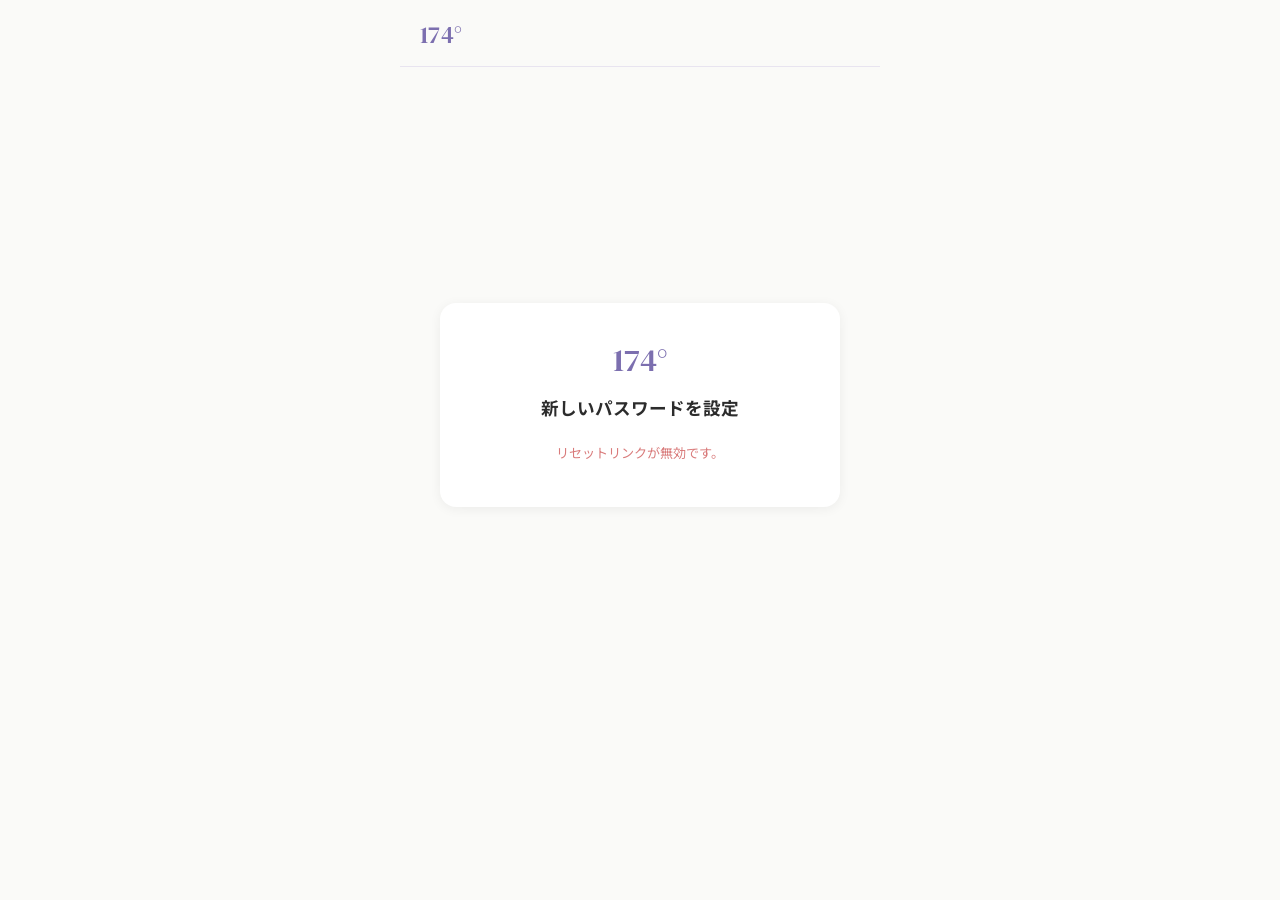
<file: reset-password.html>
<!DOCTYPE html>
<html lang="ja">
<head>
  <meta charset="UTF-8">
  <meta name="viewport" content="width=device-width, initial-scale=1.0, viewport-fit=cover">
  <meta name="theme-color" content="#7C6FAF">
  <title>パスワードリセット — 174°</title>
  <link rel="stylesheet" href="css/style.css">
  <style>
    .reset-wrap {
      display: flex;
      flex-direction: column;
      align-items: center;
      justify-content: center;
      min-height: 75vh;
      padding: 40px 24px;
    }
    .reset-card {
      background: var(--color-surface);
      border-radius: var(--radius);
      box-shadow: var(--shadow-card);
      padding: 32px 24px;
      width: 100%;
      max-width: 400px;
    }
    .reset-logo {
      font-family: 'DM Serif Display', serif;
      font-size: 2rem;
      color: var(--color-primary);
      text-align: center;
      margin-bottom: 8px;
    }
    .reset-title {
      font-size: 1.1rem;
      font-weight: 700;
      text-align: center;
      margin-bottom: 20px;
    }
    .reset-msg {
      font-size: 0.82rem;
      text-align: center;
      margin-bottom: 12px;
      min-height: 20px;
    }
  </style>
</head>
<body>
  <header class="app-header">
    <a href="index.html" class="logo">174°</a>
  </header>

  <div class="reset-wrap">
    <div class="reset-card">
      <div class="reset-logo">174°</div>
      <div class="reset-title">新しいパスワードを設定</div>

      <div id="reset-msg" class="reset-msg"></div>

      <div id="reset-form">
        <div class="form-group">
          <label class="form-label">新しいパスワード（6文字以上）</label>
          <input class="form-input" id="input-password" type="password"
            placeholder="••••••••" autocomplete="new-password">
        </div>
        <div class="form-group">
          <label class="form-label">パスワード（確認）</label>
          <input class="form-input" id="input-password2" type="password"
            placeholder="••••••••" autocomplete="new-password">
        </div>
        <button class="btn btn-primary" id="submit-btn" onclick="submitReset()">パスワードを変更する</button>
      </div>

      <div id="success-view" style="display:none;text-align:center;">
        <div style="font-size:2.5rem;margin-bottom:12px;">✅</div>
        <p style="font-size:0.95rem;color:var(--color-text-muted);margin-bottom:20px;">
          パスワードを変更しました。<br>新しいパスワードでログインしてください。
        </p>
        <a href="settings.html" class="btn btn-primary" style="text-decoration:none;display:block;text-align:center;">
          ログインページへ
        </a>
      </div>
    </div>
  </div>

  <script src="js/app.js"></script>
  <script>
    const token = new URLSearchParams(location.search).get('token');

    if (!token) {
      document.getElementById('reset-msg').style.color = 'var(--color-danger)';
      document.getElementById('reset-msg').textContent = 'リセットリンクが無効です。';
      document.getElementById('reset-form').style.display = 'none';
    }

    async function submitReset() {
      const password  = document.getElementById('input-password').value;
      const password2 = document.getElementById('input-password2').value;
      const msgEl     = document.getElementById('reset-msg');
      const btn       = document.getElementById('submit-btn');

      msgEl.style.color = 'var(--color-danger)';
      if (password.length < 6) { msgEl.textContent = 'パスワードは6文字以上にしてください'; return; }
      if (password !== password2) { msgEl.textContent = 'パスワードが一致しません'; return; }

      btn.disabled = true; btn.textContent = '変更中…';
      msgEl.textContent = '';

      try {
        await APP.apiRequest('/api/auth/reset-password', {
          method: 'POST',
          body: JSON.stringify({ token, password }),
        });
        document.getElementById('reset-form').style.display = 'none';
        document.getElementById('success-view').style.display = 'block';
      } catch (e) {
        msgEl.textContent = e.message;
        btn.disabled = false; btn.textContent = 'パスワードを変更する';
      }
    }
  </script>
</body>
</html>
</file>
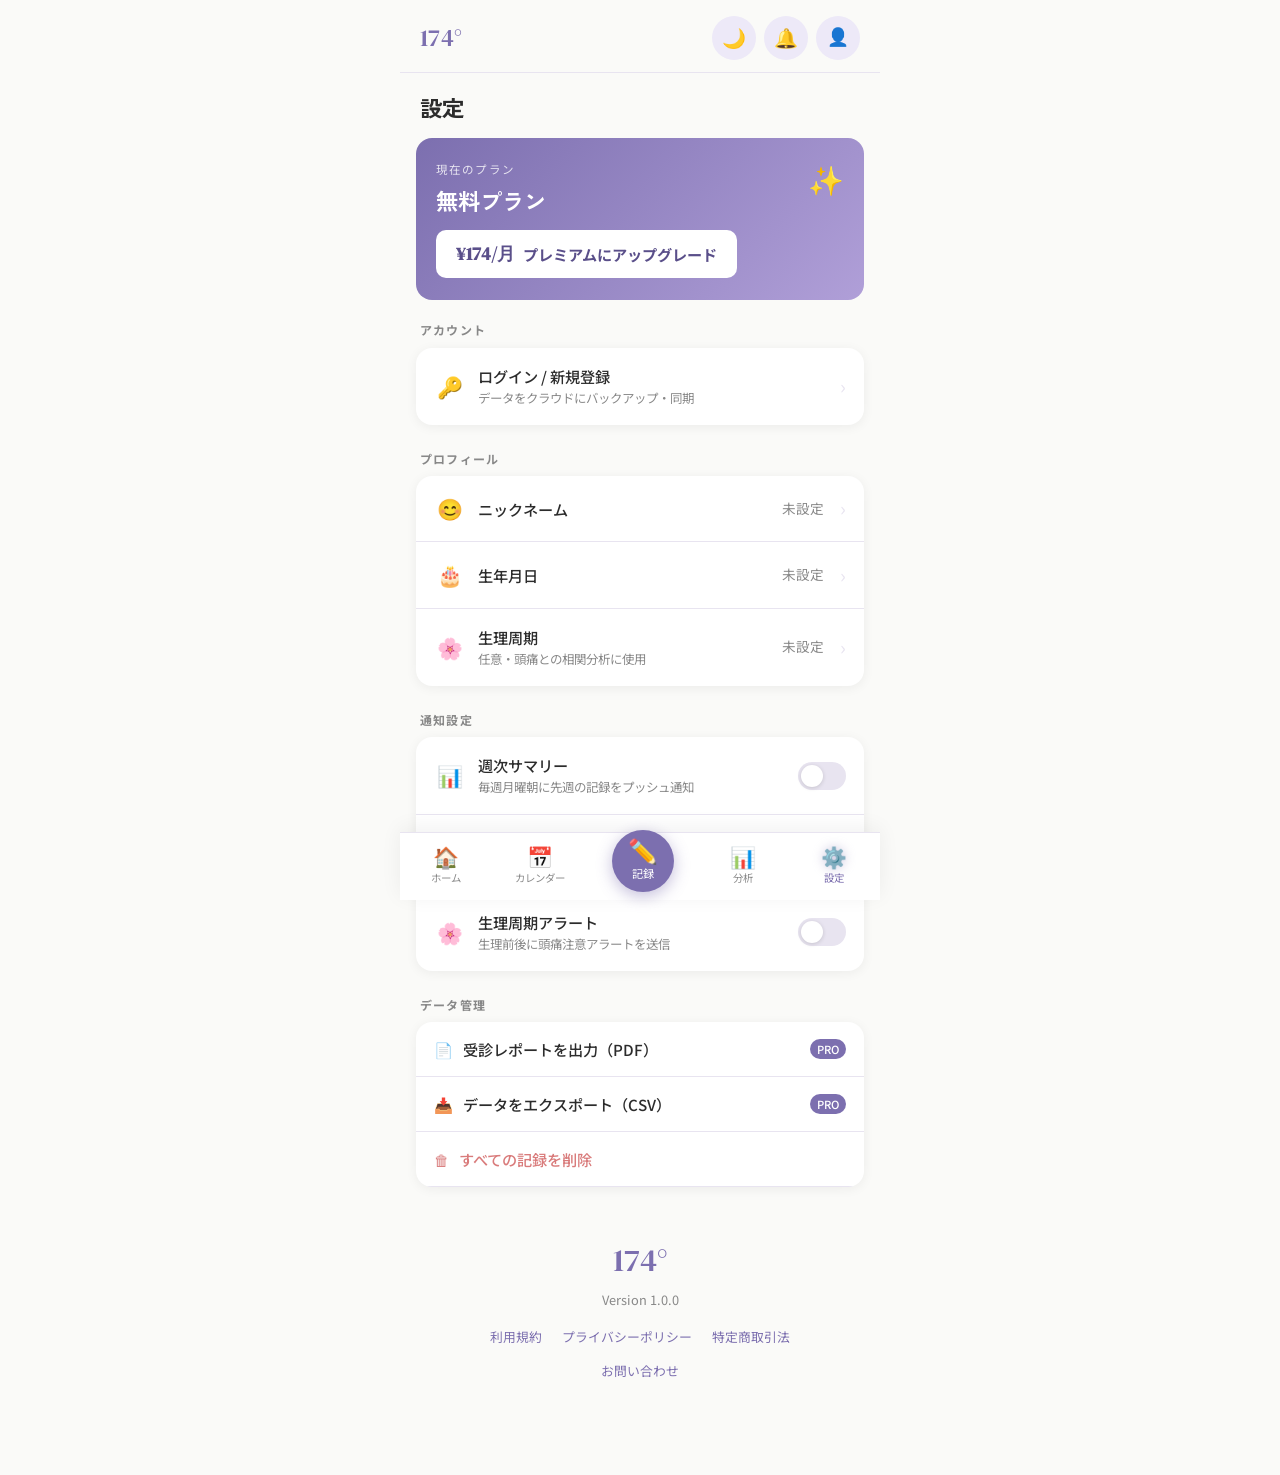
<file: settings.html>
<!DOCTYPE html>
<html lang="ja">
<head>
  <meta charset="UTF-8">
  <meta name="viewport" content="width=device-width, initial-scale=1.0, viewport-fit=cover">
  <meta name="theme-color" content="#7C6FAF">
  <meta name="apple-mobile-web-app-capable" content="yes">
  <link rel="manifest" href="manifest.json">
  <link rel="apple-touch-icon" href="images/icons/logo.png">
  <title>設定 — 174°</title>
  <link rel="stylesheet" href="css/style.css">
  <style>
    /* プランカード */
    .plan-card {
      background: linear-gradient(135deg, var(--color-primary) 0%, #B09FD8 100%);
      border-radius: var(--radius);
      padding: 22px 20px;
      color: #fff;
      margin-bottom: 20px;
      position: relative;
      overflow: hidden;
    }
    .plan-card::after {
      content: '✨';
      position: absolute;
      right: 20px;
      top: 18px;
      font-size: 1.8rem;
    }
    .plan-current {
      font-size: 0.72rem;
      opacity: 0.8;
      text-transform: uppercase;
      letter-spacing: 0.1em;
      margin-bottom: 4px;
    }
    .plan-name {
      font-size: 1.4rem;
      font-weight: 700;
      font-family: 'Zen Kaku Gothic New', sans-serif;
      margin-bottom: 12px;
    }
    .plan-upgrade-btn {
      display: inline-flex;
      align-items: center;
      gap: 8px;
      background: #fff;
      color: var(--color-primary-dark);
      padding: 12px 20px;
      border-radius: var(--radius-sm);
      font-size: 0.95rem;
      font-weight: 700;
      text-decoration: none;
      font-family: 'Noto Sans JP', sans-serif;
      transition: opacity 0.15s, transform 0.12s;
      -webkit-tap-highlight-color: transparent;
    }
    .plan-upgrade-btn:active { opacity: 0.9; transform: scale(0.97); }
    .plan-price {
      font-family: 'DM Serif Display', serif;
      font-size: 1.1rem;
    }

    /* 設定セクション */
    .settings-section {
      margin-bottom: 24px;
    }
    .settings-section-title {
      font-size: 0.75rem;
      font-weight: 700;
      color: var(--color-text-muted);
      text-transform: uppercase;
      letter-spacing: 0.1em;
      padding: 0 4px;
      margin-bottom: 8px;
    }
    .settings-list {
      background: var(--color-surface);
      border-radius: var(--radius);
      box-shadow: var(--shadow-card);
      overflow: hidden;
    }
    .settings-row {
      display: flex;
      align-items: center;
      padding: 16px 18px;
      border-bottom: 1px solid var(--color-border);
      gap: 12px;
      min-height: 60px;
    }
    .settings-row:last-child { border-bottom: none; }
    .settings-row-icon {
      font-size: 1.3rem;
      width: 32px;
      text-align: center;
      flex-shrink: 0;
    }
    .settings-row-label {
      flex: 1;
      font-size: 0.95rem;
      font-weight: 500;
    }
    .settings-row-sub {
      font-size: 0.78rem;
      color: var(--color-text-muted);
      margin-top: 1px;
    }
    .settings-row-value {
      font-size: 0.85rem;
      color: var(--color-text-muted);
      margin-right: 4px;
    }
    .settings-chevron {
      color: var(--color-border);
      font-size: 1.2rem;
    }
    .settings-row.tappable {
      cursor: pointer;
      transition: background 0.12s;
      -webkit-tap-highlight-color: transparent;
    }
    .settings-row.tappable:active { background: var(--color-primary-light); }

    /* データ管理ボタン */
    .data-btn {
      display: flex;
      align-items: center;
      gap: 10px;
      width: 100%;
      padding: 16px 18px;
      background: transparent;
      border: none;
      border-bottom: 1px solid var(--color-border);
      font-family: 'Noto Sans JP', sans-serif;
      font-size: 0.95rem;
      font-weight: 500;
      color: var(--color-text);
      cursor: pointer;
      text-align: left;
      transition: background 0.12s;
      -webkit-tap-highlight-color: transparent;
    }
    .data-btn:last-child { border-bottom: none; }
    .data-btn:active { background: var(--color-primary-light); }
    .data-btn.danger { color: var(--color-danger); }

    /* バージョン情報 */
    .about-section {
      text-align: center;
      padding: 24px 0 8px;
    }
    .about-logo {
      font-family: 'DM Serif Display', serif;
      font-size: 2rem;
      color: var(--color-primary);
      margin-bottom: 4px;
    }
    .about-version {
      font-size: 0.8rem;
      color: var(--color-text-muted);
      margin-bottom: 16px;
    }
    .about-links {
      display: flex;
      justify-content: center;
      gap: 20px;
    }
    .about-link {
      font-size: 0.8rem;
      color: var(--color-primary);
      text-decoration: none;
    }
    .about-link:active { opacity: 0.7; }

    /* モーダル */
    .modal-overlay {
      display: none;
      position: fixed;
      inset: 0;
      background: rgba(0,0,0,0.45);
      z-index: 500;
      align-items: flex-end;
      justify-content: center;
    }
    .modal-overlay.open { display: flex; }
    .modal-sheet {
      background: var(--color-surface);
      border-radius: var(--radius) var(--radius) 0 0;
      padding: 24px 20px 40px;
      width: 100%;
      max-width: 480px;
      animation: slideUp 0.25s ease;
    }
    @keyframes slideUp {
      from { transform: translateY(60px); opacity: 0; }
      to   { transform: translateY(0); opacity: 1; }
    }
    .modal-title {
      font-size: 1.1rem;
      font-weight: 700;
      margin-bottom: 16px;
      text-align: center;
    }
  </style>

  <!-- 受診レポート印刷用スタイル -->
  <style id="print-styles">
    @media print {
      body > *:not(#print-report) { display: none !important; }
      #print-report {
        display: block !important;
        position: static;
        width: 100%;
        padding: 10mm 15mm;
        font-family: 'Noto Sans JP', sans-serif;
        font-size: 11pt;
        color: #000;
        background: #fff;
      }
      .pr-title {
        font-size: 18pt; font-weight: bold;
        text-align: center; margin-bottom: 4mm;
        border-bottom: 2pt solid #7C6FAF; padding-bottom: 3mm;
      }
      .pr-meta { font-size: 9pt; color: #555; text-align: center; margin-bottom: 8mm; }
      .pr-section { margin-bottom: 6mm; }
      .pr-section-title {
        font-size: 12pt; font-weight: bold; color: #5A4F8A;
        border-left: 3pt solid #7C6FAF; padding-left: 6pt; margin-bottom: 3mm;
      }
      .pr-stat-grid { display: flex; gap: 8mm; margin-bottom: 4mm; }
      .pr-stat { text-align: center; border: 1pt solid #ccc; padding: 3mm 5mm; border-radius: 4pt; }
      .pr-stat-num { font-size: 18pt; font-weight: bold; color: #7C6FAF; line-height: 1; }
      .pr-stat-label { font-size: 8pt; color: #666; margin-top: 1mm; }
      .pr-table { width: 100%; border-collapse: collapse; font-size: 9pt; }
      .pr-table th {
        background: #EDE9F8; padding: 2mm 3mm;
        border: 0.5pt solid #ccc; text-align: left; font-size: 9pt;
      }
      .pr-table td { padding: 2mm 3mm; border: 0.5pt solid #ccc; }
      .pr-table tr:nth-child(even) td { background: #FAFAF8; }
      .pr-footer { margin-top: 8mm; font-size: 8pt; color: #999; text-align: center; }
    }
  </style>

  <!-- 印刷レポート DOM（画面非表示） -->
  <div id="print-report" style="display:none"></div>
</head>
<body>
  <header class="app-header">
    <a href="index.html" class="logo">174°</a>
    <div class="header-actions">
      <button class="icon-btn" aria-label="通知">🔔</button>
      <button class="icon-btn" id="header-user-btn" aria-label="ログイン"></button>
    </div>
  </header>

  <div class="page">
    <div class="page-title-bar">
      <h1>設定</h1>
    </div>

    <div class="container mt-12">

      <!-- プランカード -->
      <div class="plan-card" id="plan-card">
        <div class="plan-current">現在のプラン</div>
        <div class="plan-name" id="plan-name">無料プラン</div>
        <div id="plan-action">
          <button onclick="startUpgrade()" class="plan-upgrade-btn" aria-label="プレミアムにアップグレード" id="upgrade-btn" style="border:none;cursor:pointer;">
            <span class="plan-price">¥174/月</span>
            プレミアムにアップグレード
          </button>
        </div>
      </div>

      <!-- ① アカウント / クラウド同期 -->
      <div class="settings-section">
        <div class="settings-section-title">アカウント</div>
        <div class="settings-list" id="account-section">
          <!-- JS で描画 -->
        </div>
      </div>

      <!-- ② プロフィール -->
      <div class="settings-section">
        <div class="settings-section-title">プロフィール</div>
        <div class="settings-list">
          <div class="settings-row tappable" onclick="openModal('modal-nickname')">
            <span class="settings-row-icon">😊</span>
            <div style="flex:1">
              <div class="settings-row-label">ニックネーム</div>
            </div>
            <span class="settings-row-value" id="display-nickname">未設定</span>
            <span class="settings-chevron">›</span>
          </div>
          <div class="settings-row tappable" onclick="openModal('modal-birthday')">
            <span class="settings-row-icon">🎂</span>
            <div style="flex:1">
              <div class="settings-row-label">生年月日</div>
            </div>
            <span class="settings-row-value" id="display-birthday">未設定</span>
            <span class="settings-chevron">›</span>
          </div>
          <div class="settings-row tappable" onclick="openModal('modal-cycle')">
            <span class="settings-row-icon">🌸</span>
            <div style="flex:1">
              <div class="settings-row-label">生理周期</div>
              <div class="settings-row-sub">任意・頭痛との相関分析に使用</div>
            </div>
            <span class="settings-row-value" id="display-cycle">未設定</span>
            <span class="settings-chevron">›</span>
          </div>
        </div>
      </div>

      <!-- ③ 通知設定 -->
      <div class="settings-section">
        <div class="settings-section-title">通知設定</div>
        <!-- プッシュ非対応の場合に表示 -->
        <div id="push-unsupported" style="display:none;padding:12px 16px;background:var(--color-primary-light);border-radius:10px;font-size:0.82rem;color:var(--color-text-muted);margin-bottom:8px;">
          📱 iOSでプッシュ通知を使うには、<strong>ホーム画面に追加</strong>してアプリとして起動してください（iOS 16.4以上）。<br>
          <span style="margin-top:6px;display:block;">Safari／Chromeの共有ボタン → 「ホーム画面に追加」</span>
        </div>
        <div class="settings-list">
          <div class="settings-row">
            <span class="settings-row-icon">📊</span>
            <div style="flex:1">
              <div class="settings-row-label">週次サマリー</div>
              <div class="settings-row-sub">毎週月曜朝に先週の記録をプッシュ通知</div>
            </div>
            <label class="toggle-switch" aria-label="週次サマリーのON/OFF">
              <input type="checkbox" id="toggle-weekly" onchange="saveToggle('weekly', this.checked)">
              <span class="toggle-slider"></span>
            </label>
          </div>
          <div class="settings-row">
            <span class="settings-row-icon">🔔</span>
            <div style="flex:1">
              <div class="settings-row-label">毎日リマインダー</div>
              <div class="settings-row-sub">記録未入力の日は夜21時にお知らせ</div>
            </div>
            <label class="toggle-switch" aria-label="毎日リマインダーのON/OFF">
              <input type="checkbox" id="toggle-daily" onchange="saveToggle('notif_daily', this.checked)">
              <span class="toggle-slider"></span>
            </label>
          </div>
          <div class="settings-row">
            <span class="settings-row-icon">🌸</span>
            <div style="flex:1">
              <div class="settings-row-label">生理周期アラート</div>
              <div class="settings-row-sub">生理前後に頭痛注意アラートを送信</div>
            </div>
            <label class="toggle-switch" aria-label="生理周期アラートのON/OFF">
              <input type="checkbox" id="toggle-cycle-alert" onchange="saveToggle('cycleAlert', this.checked)">
              <span class="toggle-slider"></span>
            </label>
          </div>
        </div>
      </div>

      <!-- ④ データ管理 -->
      <div class="settings-section">
        <div class="settings-section-title">データ管理</div>
        <div class="settings-list">
          <button class="data-btn" id="btn-print" onclick="guardPremium(printReport)">
            <span>📄</span> 受診レポートを出力（PDF）
            <span id="badge-print" style="margin-left:auto;font-size:0.7rem;background:var(--color-primary);color:#fff;padding:2px 7px;border-radius:20px;">PRO</span>
          </button>
          <button class="data-btn" id="btn-csv" onclick="guardPremium(exportCSV)">
            <span>📥</span> データをエクスポート（CSV）
            <span id="badge-csv" style="margin-left:auto;font-size:0.7rem;background:var(--color-primary);color:#fff;padding:2px 7px;border-radius:20px;">PRO</span>
          </button>
          <button class="data-btn danger" onclick="confirmDeleteData()">
            <span>🗑</span> すべての記録を削除
          </button>
          <button class="data-btn danger" id="btn-delete-account" onclick="confirmDeleteAccount()" style="display:none">
            <span>⚠️</span> アカウントを削除する
          </button>
        </div>
      </div>

      <!-- ④ アプリについて -->
      <div class="about-section">
        <div class="about-logo">174°</div>
        <div class="about-version">Version 1.0.0</div>
        <div class="about-links">
          <a href="terms.html" class="about-link">利用規約</a>
          <a href="privacy.html" class="about-link">プライバシーポリシー</a>
          <a href="tokusho.html" class="about-link">特定商取引法</a>
        </div>
        <div style="margin-top:10px;">
          <a href="https://docs.google.com/forms/d/e/1FAIpQLSeP3Wgn12mlMzJi95lIGUSM_EcRe3NtE8F20vBVwciIjyOn5g/viewform?usp=publish-editor" target="_blank" rel="noopener" class="about-link">お問い合わせ</a>
        </div>
      </div>

    </div>
  </div>

  <!-- ニックネームモーダル -->
  <div class="modal-overlay" id="modal-nickname" role="dialog" aria-modal="true" aria-label="ニックネーム設定">
    <div class="modal-sheet">
      <div class="modal-title">ニックネーム</div>
      <div class="form-group">
        <input class="form-input" id="input-nickname" type="text" placeholder="例: はるか" maxlength="20">
      </div>
      <button class="btn btn-primary" onclick="saveNickname()">保存する</button>
      <button class="btn btn-ghost mt-8" onclick="closeModal('modal-nickname')">キャンセル</button>
    </div>
  </div>

  <!-- 生年月日モーダル -->
  <div class="modal-overlay" id="modal-birthday" role="dialog" aria-modal="true" aria-label="生年月日設定">
    <div class="modal-sheet">
      <div class="modal-title">生年月日</div>
      <div class="form-group">
        <input class="form-input" id="input-birthday" type="date">
      </div>
      <button class="btn btn-primary" onclick="saveBirthday()">保存する</button>
      <button class="btn btn-ghost mt-8" onclick="closeModal('modal-birthday')">キャンセル</button>
    </div>
  </div>

  <!-- 生理周期モーダル -->
  <div class="modal-overlay" id="modal-cycle" role="dialog" aria-modal="true" aria-label="生理周期設定">
    <div class="modal-sheet">
      <div class="modal-title">生理周期</div>
      <div class="form-group">
        <label class="form-label">周期（日数）</label>
        <select class="form-select" id="input-cycle">
          <option value="">選択してください</option>
          <option value="21">21日</option>
          <option value="24">24日</option>
          <option value="25">25日</option>
          <option value="26">26日</option>
          <option value="27">27日</option>
          <option value="28">28日（標準）</option>
          <option value="30">30日</option>
          <option value="32">32日</option>
          <option value="35">35日</option>
        </select>
      </div>
      <button class="btn btn-primary" onclick="saveCycle()">保存する</button>
      <button class="btn btn-ghost mt-8" onclick="closeModal('modal-cycle')">キャンセル</button>
    </div>
  </div>

  <!-- ログイン / 新規登録モーダル -->
  <div class="modal-overlay" id="modal-auth" role="dialog" aria-modal="true" aria-label="ログイン / 登録">
    <div class="modal-sheet">
      <div class="modal-title" id="auth-modal-title">ログイン</div>
      <div id="auth-error" style="display:none;color:var(--color-danger);font-size:0.82rem;margin-bottom:10px;text-align:center;"></div>
      <div class="form-group" id="auth-nickname-row" style="display:none">
        <label class="form-label">ニックネーム（任意）</label>
        <input class="form-input" id="auth-nickname" type="text" placeholder="例: はるか" maxlength="20">
      </div>
      <div class="form-group">
        <label class="form-label">メールアドレス</label>
        <input class="form-input" id="auth-email" type="email" placeholder="example@email.com" autocomplete="email">
      </div>
      <div class="form-group">
        <label class="form-label">パスワード（6文字以上）</label>
        <input class="form-input" id="auth-password" type="password" placeholder="••••••••" autocomplete="current-password">
      </div>
      <button class="btn btn-primary" id="auth-submit-btn" onclick="submitAuth()">ログイン</button>
      <button class="btn btn-ghost mt-8" id="auth-toggle-btn" onclick="toggleAuthMode()">新規登録はこちら</button>
      <button class="btn btn-ghost mt-8" id="auth-forgot-btn" onclick="openForgotModal()"
        style="font-size:0.82rem;color:var(--color-text-muted);padding:8px;">
        パスワードを忘れた方はこちら
      </button>
      <button class="btn btn-ghost mt-8" onclick="closeModal('modal-auth')" style="color:var(--color-text-muted)">キャンセル</button>
    </div>
  </div>

  <!-- パスワードリセット申請モーダル -->
  <div class="modal-overlay" id="modal-forgot" role="dialog" aria-modal="true" aria-label="パスワードリセット">
    <div class="modal-sheet">
      <div class="modal-title">パスワードをリセット</div>
      <p style="font-size:0.85rem;color:var(--color-text-muted);margin-bottom:16px;text-align:center;line-height:1.6;">
        登録したメールアドレスを入力してください。<br>リセットリンクをお送りします。
      </p>
      <div id="forgot-msg" style="display:none;font-size:0.82rem;margin-bottom:10px;text-align:center;"></div>
      <div class="form-group">
        <label class="form-label">メールアドレス</label>
        <input class="form-input" id="forgot-email" type="email" placeholder="example@email.com" autocomplete="email">
      </div>
      <button class="btn btn-primary" id="forgot-submit-btn" onclick="submitForgot()">送信する</button>
      <button class="btn btn-ghost mt-8" onclick="closeModal('modal-forgot');openAuthModal('login')" style="color:var(--color-text-muted)">ログインに戻る</button>
    </div>
  </div>

  <!-- ボトムナビ -->
  <nav class="bottom-nav" aria-label="メインナビゲーション">
    <a href="index.html" class="nav-item" aria-label="ホーム">
      <span class="nav-icon">🏠</span><span>ホーム</span>
    </a>
    <a href="calendar.html" class="nav-item" aria-label="カレンダー">
      <span class="nav-icon">📅</span><span>カレンダー</span>
    </a>
    <a href="record.html" class="nav-item nav-record" aria-label="記録する">
      <span class="nav-icon">✏️</span><span>記録</span>
    </a>
    <a href="analysis.html" class="nav-item" aria-label="分析">
      <span class="nav-icon">📊</span><span>分析</span>
    </a>
    <a href="settings.html" class="nav-item active" aria-label="設定">
      <span class="nav-icon">⚙️</span><span>設定</span>
    </a>
  </nav>

  <script src="js/app.js"></script>
  <script>
    /* ---- アカウントセクション描画 ---- */
    function renderAccountSection() {
      const el = document.getElementById('account-section');
      if (!el) return;
      if (APP.isLoggedIn()) {
        const s   = APP.getSettings();
        const lastSync = s._lastSync
          ? new Date(s._lastSync).toLocaleString('ja-JP', { month:'short', day:'numeric', hour:'2-digit', minute:'2-digit' })
          : '未同期';
        el.innerHTML = `
          <div class="settings-row">
            <span class="settings-row-icon">☁️</span>
            <div style="flex:1">
              <div class="settings-row-label">クラウド同期</div>
              <div class="settings-row-sub" id="sync-status-text">最終同期: ${lastSync}</div>
            </div>
            <button onclick="doSync()" id="sync-btn"
              style="background:var(--color-primary);color:#fff;border:none;padding:8px 14px;border-radius:8px;font-size:0.82rem;font-family:'Noto Sans JP',sans-serif;cursor:pointer;">
              今すぐ同期
            </button>
          </div>
          <div class="settings-row tappable" onclick="doLogout()">
            <span class="settings-row-icon">🚪</span>
            <div style="flex:1">
              <div class="settings-row-label" style="color:var(--color-danger)">ログアウト</div>
            </div>
            <span class="settings-chevron">›</span>
          </div>
        `;
      } else {
        el.innerHTML = `
          <div class="settings-row tappable" onclick="location.href='login.html?next=settings.html'">
            <span class="settings-row-icon">🔑</span>
            <div style="flex:1">
              <div class="settings-row-label">ログイン / 新規登録</div>
              <div class="settings-row-sub">データをクラウドにバックアップ・同期</div>
            </div>
            <span class="settings-chevron">›</span>
          </div>
        `;
      }
    }

    /* ---- 認証モーダル ---- */
    let _authMode = 'login';
    function openAuthModal(mode) {
      _authMode = mode || 'login';
      document.getElementById('auth-error').style.display = 'none';
      document.getElementById('auth-email').value    = '';
      document.getElementById('auth-password').value = '';
      document.getElementById('auth-nickname').value = '';
      updateAuthModalUI();
      document.getElementById('modal-auth').classList.add('open');
    }
    function updateAuthModalUI() {
      const isReg = _authMode === 'register';
      document.getElementById('auth-modal-title').textContent   = isReg ? '新規登録' : 'ログイン';
      document.getElementById('auth-submit-btn').textContent    = isReg ? '登録する' : 'ログイン';
      document.getElementById('auth-toggle-btn').textContent    = isReg ? 'ログインはこちら' : '新規登録はこちら';
      document.getElementById('auth-nickname-row').style.display = isReg ? '' : 'none';
      document.getElementById('auth-password').setAttribute('autocomplete', isReg ? 'new-password' : 'current-password');
    }
    function toggleAuthMode() {
      _authMode = _authMode === 'login' ? 'register' : 'login';
      updateAuthModalUI();
    }
    async function submitAuth() {
      const email    = document.getElementById('auth-email').value.trim();
      const password = document.getElementById('auth-password').value;
      const nickname = document.getElementById('auth-nickname').value.trim();
      const errEl    = document.getElementById('auth-error');
      const btn      = document.getElementById('auth-submit-btn');
      errEl.style.display = 'none';
      btn.disabled = true;
      btn.textContent = '処理中…';
      try {
        if (_authMode === 'register') {
          await APP.register(email, password, nickname);
        } else {
          await APP.login(email, password);
        }
        closeModal('modal-auth');
        renderAccountSection();
        // ログイン後に自動同期
        doSync();
      } catch (e) {
        errEl.textContent    = e.message;
        errEl.style.display  = 'block';
        btn.disabled         = false;
        btn.textContent      = _authMode === 'register' ? '登録する' : 'ログイン';
      }
    }

    /* ---- 同期 / ログアウト ---- */
    async function doSync() {
      const btn    = document.getElementById('sync-btn');
      const status = document.getElementById('sync-status-text');
      if (btn) { btn.disabled = true; btn.textContent = '同期中…'; }
      try {
        const count = await APP.syncToCloud();
        if (status) status.textContent = `最終同期: たった今（${count}件）`;
        if (btn)    { btn.disabled = false; btn.textContent = '今すぐ同期'; }
        showToastMsg('クラウドと同期しました');
      } catch (e) {
        if (btn)    { btn.disabled = false; btn.textContent = '今すぐ同期'; }
        showToastMsg('同期に失敗しました: ' + e.message, true);
        if (e.message.includes('認証') || e.message.includes('トークン')) {
          APP.logout();
          renderAccountSection();
        }
      }
    }
    function doLogout() {
      if (!confirm('ログアウトしますか？ローカルのデータは保持されます。')) return;
      APP.logout();
      renderAccountSection();
    }
    function showToastMsg(msg, isErr) {
      const t = document.createElement('div');
      t.style.cssText = `position:fixed;bottom:90px;left:50%;transform:translateX(-50%);background:${isErr?'#C45A5A':'#5A9E7A'};color:#fff;padding:12px 20px;border-radius:12px;font-size:0.85rem;z-index:999;white-space:nowrap;`;
      t.textContent = msg;
      document.body.appendChild(t);
      setTimeout(() => t.remove(), 3000);
    }

    /* ---- 設定読み込み ---- */
    document.addEventListener('DOMContentLoaded', () => {
      renderAccountSection();
      // ログイン済みならアカウント削除ボタンを表示
      if (APP.isLoggedIn()) {
        const btn = document.getElementById('btn-delete-account');
        if (btn) btn.style.display = '';
        // ページ読込時にサーバーからpremium状態を取得
        APP.syncToCloud().then(() => renderAccountSection()).catch(() => {});
      }
      // Web Push 対応チェック
      if (!('serviceWorker' in navigator) || !('PushManager' in window)) {
        const el = document.getElementById('push-unsupported');
        if (el) el.style.display = '';
      }

      const s = APP.getSettings();
      if (s.nickname) document.getElementById('display-nickname').textContent = s.nickname;
      if (s.birthday) document.getElementById('display-birthday').textContent = s.birthday;
      if (s.cycle)    document.getElementById('display-cycle').textContent = s.cycle + '日';
      if (s.weekly)      document.getElementById('toggle-weekly').checked = true;
      if (s.notif_daily) document.getElementById('toggle-daily').checked  = true;
      if (s.cycleAlert)  document.getElementById('toggle-cycle-alert').checked = true;

      // プレミアムバッジを非表示
      if (s.premium) {
        ['badge-print','badge-csv'].forEach(id => {
          const el = document.getElementById(id);
          if (el) el.style.display = 'none';
        });
      }

      // プレミアム状態を反映
      if (s.premium) {
        document.getElementById('plan-name').textContent = 'プレミアムプラン ✨';
        const since = s.premiumSince
          ? new Date(s.premiumSince).toLocaleDateString('ja-JP', { year: 'numeric', month: 'long', day: 'numeric' })
          : null;
        document.getElementById('plan-action').innerHTML = `
          <div style="font-size:0.8rem;opacity:0.85;margin-bottom:10px;">${since ? since + ' から有効' : '有効'}</div>
          <button onclick="cancelPremium()" style="background:rgba(255,255,255,0.2);border:1px solid rgba(255,255,255,0.4);color:#fff;padding:8px 18px;border-radius:8px;font-size:0.85rem;cursor:pointer;font-family:'Noto Sans JP',sans-serif;">
            プレミアムを解約する
          </button>
        `;
      }
    });

    /* ---- アカウント削除 ---- */
    async function confirmDeleteAccount() {
      if (!confirm('アカウントを完全に削除しますか？\nすべての記録・設定が失われ、この操作は取り消せません。')) return;
      if (!confirm('本当に削除してもよいですか？\nプレミアムの場合は自動的に解約されます。')) return;
      try {
        await APP.apiRequest('/api/me', { method: 'DELETE' });
        APP.setToken(null);
        APP.saveRecords([]);
        APP.saveSettings({});
        alert('アカウントを削除しました。');
        location.href = 'index.html';
      } catch (e) {
        alert('削除に失敗しました: ' + e.message);
      }
    }

    /* ---- プレミアムガード ---- */
    function guardPremium(fn) {
      if (APP.isPremium()) { fn(); return; }
      if (confirm('この機能はプレミアムプラン限定です。\nアップグレードしますか？（¥174/月）')) {
        startUpgrade();
      }
    }

    /* ---- パスワードリセット申請 ---- */
    function openForgotModal() {
      closeModal('modal-auth');
      document.getElementById('forgot-email').value = '';
      const msg = document.getElementById('forgot-msg');
      msg.style.display = 'none';
      document.getElementById('forgot-submit-btn').disabled = false;
      document.getElementById('forgot-submit-btn').textContent = '送信する';
      document.getElementById('modal-forgot').classList.add('open');
    }
    async function submitForgot() {
      const email = document.getElementById('forgot-email').value.trim();
      const msgEl = document.getElementById('forgot-msg');
      const btn   = document.getElementById('forgot-submit-btn');
      if (!email) { msgEl.style.cssText = 'display:block;color:var(--color-danger)'; msgEl.textContent = 'メールアドレスを入力してください'; return; }
      btn.disabled = true; btn.textContent = '送信中…';
      try {
        await APP.apiRequest('/api/auth/forgot-password', {
          method: 'POST',
          body: JSON.stringify({ email }),
        });
        msgEl.style.cssText = 'display:block;color:#5A9E7A';
        msgEl.textContent = 'リセットリンクを送信しました。メールをご確認ください。';
        btn.textContent = '送信済み';
      } catch (e) {
        msgEl.style.cssText = 'display:block;color:var(--color-danger)';
        msgEl.textContent = e.message;
        btn.disabled = false; btn.textContent = '送信する';
      }
    }

    async function startUpgrade() {
      if (!APP.isLoggedIn()) {
        openAuthModal('login');
        return;
      }

      // 課金前の確認モーダルを表示
      showUpgradeConfirmModal();
    }

    function showUpgradeConfirmModal() {
      // 既存があれば削除
      const old = document.getElementById('_upgrade_confirm_modal');
      if (old) old.remove();

      const modal = document.createElement('div');
      modal.id = '_upgrade_confirm_modal';
      modal.style.cssText = `
        position:fixed; inset:0; background:rgba(0,0,0,0.55);
        display:flex; align-items:flex-end; justify-content:center;
        z-index:9999; padding-bottom: env(safe-area-inset-bottom,0);
      `;
      modal.innerHTML = `
        <div style="
          background:var(--color-surface); width:100%; max-width:480px;
          border-radius:20px 20px 0 0; padding:28px 24px 32px;
        ">
          <div style="text-align:center; font-size:1.8rem; margin-bottom:12px;">✨</div>
          <div style="font-family:'Zen Kaku Gothic New',sans-serif; font-size:1.1rem; font-weight:700; text-align:center; margin-bottom:16px;">
            プレミアムプランへアップグレード
          </div>

          <div style="background:var(--color-primary-light); border-radius:12px; padding:16px; margin-bottom:20px; font-size:0.875rem; line-height:1.8;">
            <div style="display:flex; gap:8px; margin-bottom:6px;">
              <span>📊</span><span>受診レポートのPDF出力</span>
            </div>
            <div style="display:flex; gap:8px; margin-bottom:6px;">
              <span>📥</span><span>CSVエクスポート</span>
            </div>
            <div style="display:flex; gap:8px;">
              <span>🔔</span><span>プッシュ通知（週次サマリー・リマインダー）</span>
            </div>
          </div>

          <div style="
            background:#FFF8E8; border:1px solid #F0D080; border-radius:10px;
            padding:12px 14px; margin-bottom:20px; font-size:0.8rem; line-height:1.7;
            color:#7A5C00;
          ">
            <div style="font-weight:700; margin-bottom:4px;">⚠️ お支払いに関する注意事項</div>
            <ul style="margin:0; padding-left:16px;">
              <li>月額 <strong>¥174</strong> のサブスクリプションです</li>
              <li>お支払い完了後、<strong>即座に</strong>プレミアム機能が有効になります</li>
              <li>デジタルコンテンツの性質上、<strong>返金はできません</strong></li>
              <li>解約はいつでも設定画面から可能です</li>
            </ul>
          </div>

          <button id="_upgrade_proceed_btn" style="
            width:100%; padding:16px; border-radius:12px; border:none;
            background:var(--color-primary); color:#fff;
            font-family:'Noto Sans JP',sans-serif; font-size:1rem; font-weight:700;
            cursor:pointer; margin-bottom:10px;
          ">
            同意して決済ページへ進む
          </button>
          <button onclick="document.getElementById('_upgrade_confirm_modal').remove()" style="
            width:100%; padding:13px; border-radius:12px; border:none;
            background:var(--color-primary-light); color:var(--color-primary);
            font-family:'Noto Sans JP',sans-serif; font-size:0.95rem;
            cursor:pointer;
          ">
            キャンセル
          </button>
        </div>
      `;

      // 背景タップで閉じる
      modal.addEventListener('click', e => {
        if (e.target === modal) modal.remove();
      });

      // 「進む」ボタン
      modal.querySelector('#_upgrade_proceed_btn').addEventListener('click', async () => {
        modal.remove();
        const btn = document.getElementById('upgrade-btn');
        if (btn) { btn.disabled = true; btn.textContent = '処理中…'; }
        try {
          const data = await APP.apiRequest('/api/stripe/checkout', { method: 'POST' });
          window.location.href = data.url;
        } catch (e) {
          alert('決済ページへの移動に失敗しました: ' + e.message);
          if (btn) {
            btn.disabled = false;
            btn.innerHTML = '<span class="plan-price">¥174/月</span> プレミアムにアップグレード';
          }
        }
      });

      document.body.appendChild(modal);
    }

    async function cancelPremium() {
      if (!confirm('プレミアムプランを解約しますか？')) return;
      if (APP.isLoggedIn()) {
        try {
          await APP.apiRequest('/api/stripe/cancel', { method: 'POST' });
        } catch (e) {
          alert('解約処理でエラーが発生しました: ' + e.message);
          return;
        }
      }
      const s = APP.getSettings();
      delete s.premium;
      delete s.premiumSince;
      delete s.stripeSubscriptionId;
      APP.saveSettings(s);
      location.reload();
    }

    /* ---- モーダル ---- */
    function openModal(id) {
      document.getElementById(id).classList.add('open');
      const s = APP.getSettings();
      if (id === 'modal-nickname' && s.nickname)
        document.getElementById('input-nickname').value = s.nickname;
      if (id === 'modal-birthday' && s.birthday)
        document.getElementById('input-birthday').value = s.birthday;
      if (id === 'modal-cycle' && s.cycle)
        document.getElementById('input-cycle').value = s.cycle;
    }
    function closeModal(id) {
      document.getElementById(id).classList.remove('open');
    }
    document.querySelectorAll('.modal-overlay').forEach(el => {
      el.addEventListener('click', e => {
        if (e.target === el) el.classList.remove('open');
      });
    });

    /* ---- 保存 ---- */
    function saveNickname() {
      const val = document.getElementById('input-nickname').value.trim();
      if (!val) return;
      const s = APP.getSettings();
      s.nickname = val;
      APP.saveSettings(s);
      document.getElementById('display-nickname').textContent = val;
      closeModal('modal-nickname');
    }
    function saveBirthday() {
      const val = document.getElementById('input-birthday').value;
      if (!val) return;
      const s = APP.getSettings();
      s.birthday = val;
      APP.saveSettings(s);
      document.getElementById('display-birthday').textContent = val;
      closeModal('modal-birthday');
    }
    function saveCycle() {
      const val = document.getElementById('input-cycle').value;
      if (!val) return;
      const s = APP.getSettings();
      s.cycle = val;
      APP.saveSettings(s);
      document.getElementById('display-cycle').textContent = val + '日';
      closeModal('modal-cycle');
    }
    /* ==============================
       Web Push 購読管理
       ============================== */

    // base64url → Uint8Array（applicationServerKey用）
    function urlB64ToUint8(base64String) {
      const padding = '='.repeat((4 - base64String.length % 4) % 4);
      const base64  = (base64String + padding).replace(/-/g, '+').replace(/_/g, '/');
      return Uint8Array.from(atob(base64), c => c.charCodeAt(0));
    }

    // VAPID公開鍵をAPIから取得してキャッシュ
    let _vapidPublicKey = null;
    async function getVapidPublicKey() {
      if (_vapidPublicKey) return _vapidPublicKey;
      try {
        const data = await APP.apiRequest('/api/push/vapid-key');
        _vapidPublicKey = data.publicKey;
        return _vapidPublicKey;
      } catch { return null; }
    }

    // プッシュ通知を購読してサーバーに登録
    async function subscribeToPush() {
      if (!('serviceWorker' in navigator) || !('PushManager' in window)) return false;
      const publicKey = await getVapidPublicKey();
      if (!publicKey) { showNotifDeniedHint('サーバーの設定が完了していません'); return false; }

      try {
        const reg = await navigator.serviceWorker.ready;
        const sub = await reg.pushManager.subscribe({
          userVisibleOnly:      true,
          applicationServerKey: urlB64ToUint8(publicKey),
        });
        const j = sub.toJSON();
        await APP.apiRequest('/api/push/subscribe', {
          method: 'POST',
          body:   JSON.stringify({ endpoint: j.endpoint, p256dh: j.keys.p256dh, auth: j.keys.auth }),
        });
        return true;
      } catch (e) {
        console.error('Push subscribe error:', e);
        if (e.name === 'NotAllowedError') showNotifDeniedHint();
        return false;
      }
    }

    // プッシュ通知を解除してサーバーから削除
    async function unsubscribeFromPush() {
      if (!('serviceWorker' in navigator)) return;
      try {
        const reg = await navigator.serviceWorker.ready;
        const sub = await reg.pushManager.getSubscription();
        if (sub) {
          await APP.apiRequest('/api/push/unsubscribe', {
            method: 'POST',
            body:   JSON.stringify({ endpoint: sub.endpoint }),
          }).catch(() => {});
          await sub.unsubscribe();
        }
      } catch (e) { console.error('Push unsubscribe error:', e); }
    }

    // 全通知がOFFならサブスクリプション解除
    async function checkAndUnsubscribeIfAllOff() {
      const s = APP.getSettings();
      const notifKeys = ['weekly', 'notif_daily', 'cycleAlert'];
      const anyOn = notifKeys.some(k => s[k]);
      if (!anyOn) await unsubscribeFromPush();
    }

    async function saveToggle(key, val) {
      const notifyKeys = ['weekly', 'notif_daily', 'cycleAlert'];
      if (val && notifyKeys.includes(key)) {
        // 通知許可 → プッシュ購読
        const granted = await requestNotificationPermission();
        if (!granted) {
          const ids = { weekly: 'toggle-weekly', notif_daily: 'toggle-daily', cycleAlert: 'toggle-cycle-alert' };
          const el = document.getElementById(ids[key]);
          if (el) el.checked = false;
          showNotifDeniedHint();
          return;
        }
        // Web Push 購読（未購読なら）
        if (APP.getToken()) {
          const reg = await navigator.serviceWorker.ready.catch(() => null);
          const existing = reg ? await reg.pushManager.getSubscription() : null;
          if (!existing) {
            const ok = await subscribeToPush();
            if (!ok) {
              const ids = { weekly: 'toggle-weekly', notif_daily: 'toggle-daily', cycleAlert: 'toggle-cycle-alert' };
              const el = document.getElementById(ids[key]);
              if (el) el.checked = false;
              return;
            }
          }
        }
      }

      const s = APP.getSettings();
      s[key] = val;
      APP.saveSettings(s);

      // 全通知OFFなら購読解除
      if (!val && notifyKeys.includes(key)) {
        await checkAndUnsubscribeIfAllOff();
      }

      // クラウドに設定を反映
      if (APP.getToken()) {
        APP.apiRequest('/api/settings', { method: 'PUT', body: JSON.stringify(s) }).catch(() => {});
      }
    }

    async function requestNotificationPermission() {
      if (!('Notification' in window)) return false;
      if (Notification.permission === 'granted') return true;
      const result = await Notification.requestPermission();
      return result === 'granted';
    }

    function showNotifDeniedHint(msg) {
      const hint = document.createElement('div');
      hint.style.cssText = `
        position:fixed; bottom:90px; left:50%; transform:translateX(-50%);
        background:#2C2C2C; color:#fff; padding:12px 20px; border-radius:12px;
        font-size:0.85rem; z-index:999; text-align:center; max-width:320px;
      `;
      hint.textContent = msg || 'ブラウザの通知を許可してください（アドレスバー横の🔒アイコンから設定できます）';
      document.body.appendChild(hint);
      setTimeout(() => hint.remove(), 4000);
    }

    /* ---- データ操作 ---- */

    function exportCSV() {
      const records = APP.getRecords();
      if (records.length === 0) { alert('記録がありません'); return; }
      const header = '日時,強度,場所,症状,トリガー,服薬';
      const rows = records.map(r => [
        r.timestamp,
        r.intensity,
        (r.location||[]).join('|'),
        (r.symptoms||[]).join('|'),
        (r.triggers||[]).join('|'),
        r.medication?.taken ? `${r.medication.name} ${r.medication.count}錠` : '—'
      ].join(','));
      const csv = [header, ...rows].join('\n');
      const blob = new Blob(['\uFEFF' + csv], { type: 'text/csv;charset=utf-8' });
      const url = URL.createObjectURL(blob);
      const a = document.createElement('a');
      a.href = url;
      a.download = `174_records_${new Date().toISOString().slice(0,10)}.csv`;
      a.click();
      URL.revokeObjectURL(url);
    }

    function confirmDeleteData() {
      if (confirm('すべての記録を削除しますか？この操作は取り消せません。')) {
        APP.saveRecords([]);
        alert('削除しました');
      }
    }

    /* ---- 受診レポート印刷 ---- */
    function printReport() {
      const records = APP.getRecords();
      if (records.length === 0) { alert('記録がありません'); return; }
      const s    = APP.getSettings();
      const now  = new Date();
      const name = s.nickname || '—';

      // 直近90日分
      const since = new Date(now - 90 * 86400000);
      const recent = records
        .filter(r => new Date(r.timestamp) >= since)
        .sort((a, b) => new Date(a.timestamp) - new Date(b.timestamp));

      // 統計
      const totalCount  = recent.length;
      const avgIntensity = totalCount
        ? (recent.reduce((s, r) => s + r.intensity, 0) / totalCount).toFixed(1)
        : 0;
      const medCount = recent.filter(r => r.medication?.taken).length;

      // トリガー集計
      const trigMap = {};
      recent.forEach(r => (r.triggers||[]).forEach(t => { trigMap[t] = (trigMap[t]||0)+1; }));
      const topTriggers = Object.entries(trigMap)
        .sort((a,b)=>b[1]-a[1]).slice(0,3).map(([k,v])=>`${k}(${v}回)`).join('、') || '—';

      // テーブル行
      const rows = recent.slice(-30).reverse().map(r => {
        const d = new Date(r.timestamp);
        const date = `${d.getMonth()+1}/${d.getDate()} ${String(d.getHours()).padStart(2,'0')}:${String(d.getMinutes()).padStart(2,'0')}`;
        const med  = r.medication?.taken ? `${r.medication.name||'薬'} ${r.medication.count}錠` : '—';
        return `<tr>
          <td>${date}</td>
          <td style="text-align:center;font-weight:bold;">${r.intensity}</td>
          <td>${(r.location||[]).join('・')}</td>
          <td>${(r.symptoms||[]).join('・')||'—'}</td>
          <td>${(r.triggers||[]).join('・')||'—'}</td>
          <td>${med}</td>
        </tr>`;
      }).join('');

      document.getElementById('print-report').innerHTML = `
        <div class="pr-title">174° 頭痛記録レポート</div>
        <div class="pr-meta">
          氏名: ${name}　／　出力日: ${now.getFullYear()}年${now.getMonth()+1}月${now.getDate()}日　／　対象期間: 直近90日間
        </div>

        <div class="pr-section">
          <div class="pr-section-title">サマリー</div>
          <div class="pr-stat-grid">
            <div class="pr-stat">
              <div class="pr-stat-num">${totalCount}</div>
              <div class="pr-stat-label">頭痛回数</div>
            </div>
            <div class="pr-stat">
              <div class="pr-stat-num">${avgIntensity}</div>
              <div class="pr-stat-label">平均強度（/10）</div>
            </div>
            <div class="pr-stat">
              <div class="pr-stat-num">${medCount}</div>
              <div class="pr-stat-label">服薬回数</div>
            </div>
            <div class="pr-stat">
              <div class="pr-stat-num">${Math.round(medCount/3)}</div>
              <div class="pr-stat-label">月平均服薬</div>
            </div>
          </div>
          <div style="font-size:9pt;color:#555;">主なトリガー: ${topTriggers}</div>
        </div>

        <div class="pr-section">
          <div class="pr-section-title">頭痛記録一覧（直近30件）</div>
          <table class="pr-table">
            <thead>
              <tr>
                <th>日時</th><th>強度</th><th>場所</th><th>症状</th><th>トリガー</th><th>服薬</th>
              </tr>
            </thead>
            <tbody>${rows}</tbody>
          </table>
        </div>

        <div class="pr-footer">
          このレポートは 174°（頭痛管理アプリ）が自動生成したものです。診断・治療の根拠として使用する場合は医師にご相談ください。
        </div>
      `;
      const el = document.getElementById('print-report');
      el.style.display = 'block';
      const origTitle = document.title;
      document.title = '頭痛レポート';
      setTimeout(() => {
        window.print();
        setTimeout(() => {
          el.style.display = 'none';
          document.title = origTitle;
        }, 500);
      }, 300);
    }
  </script>
</body>
</html>
</file>
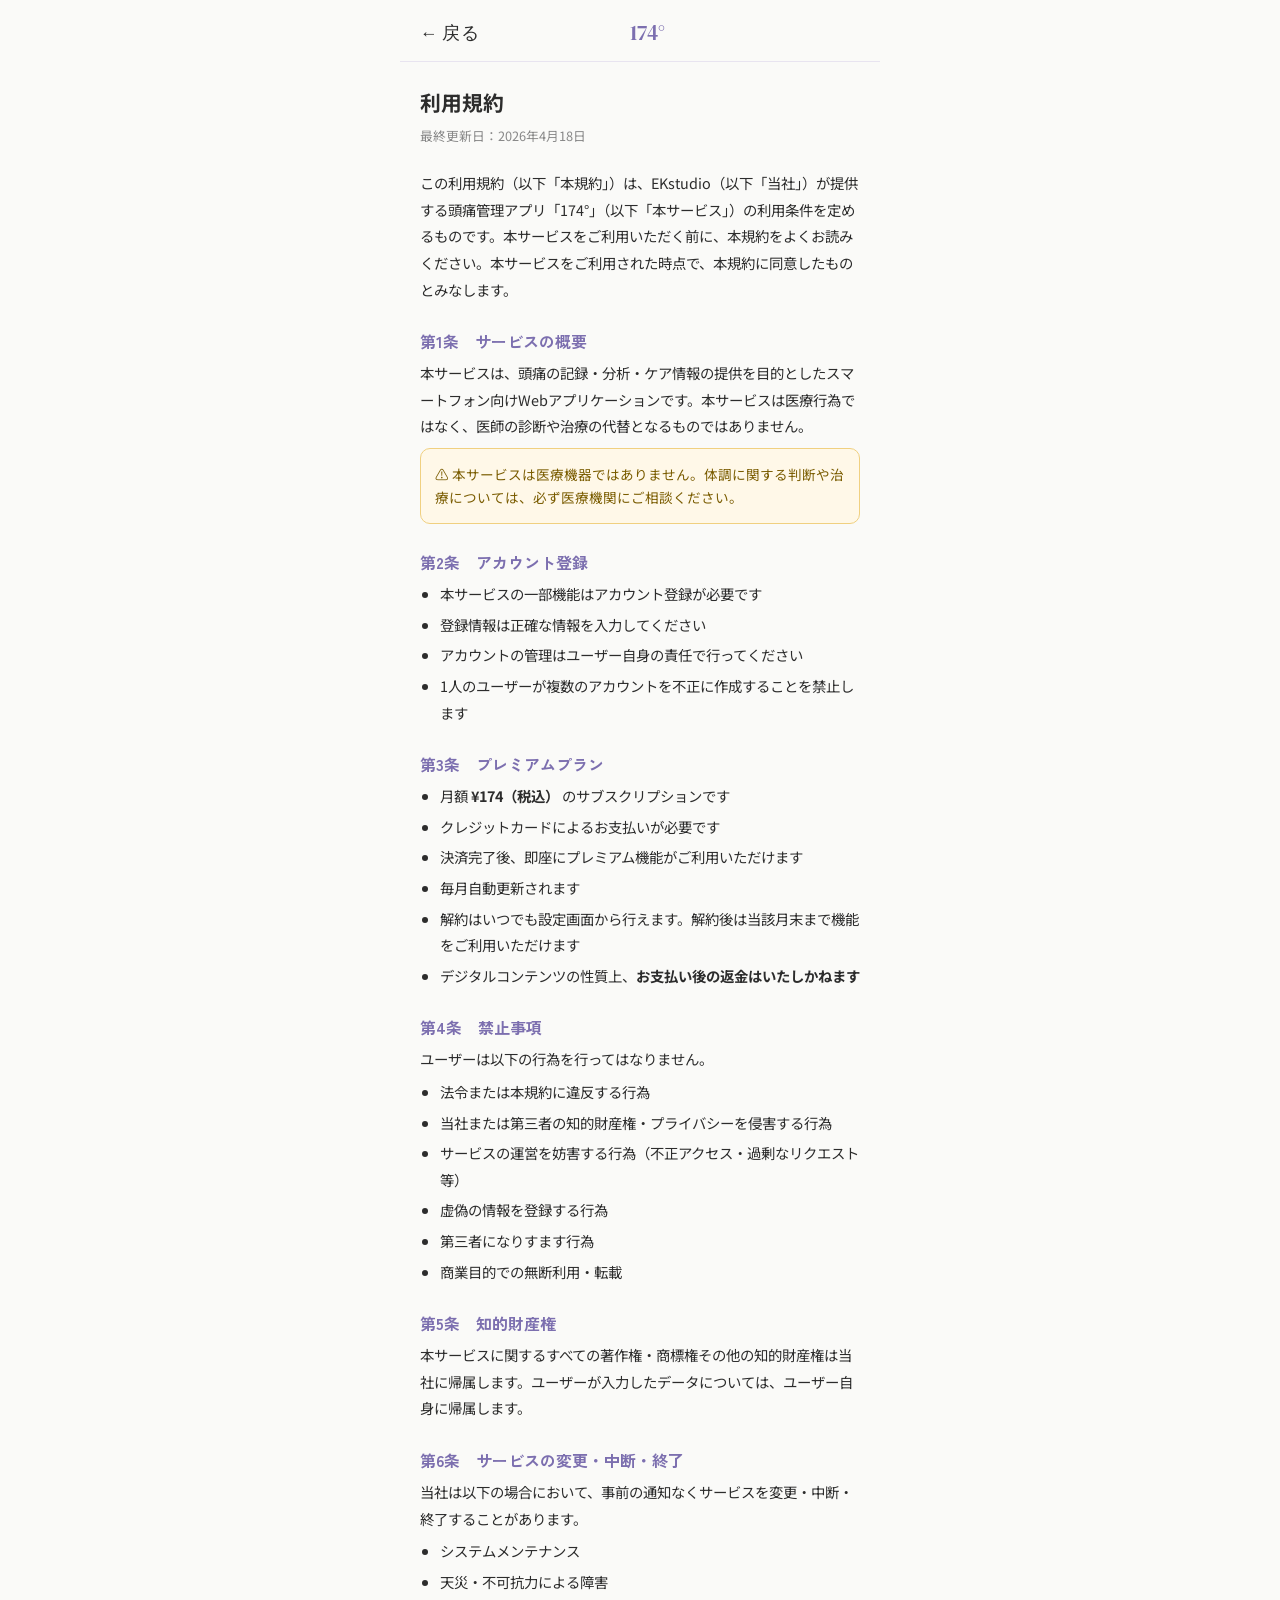
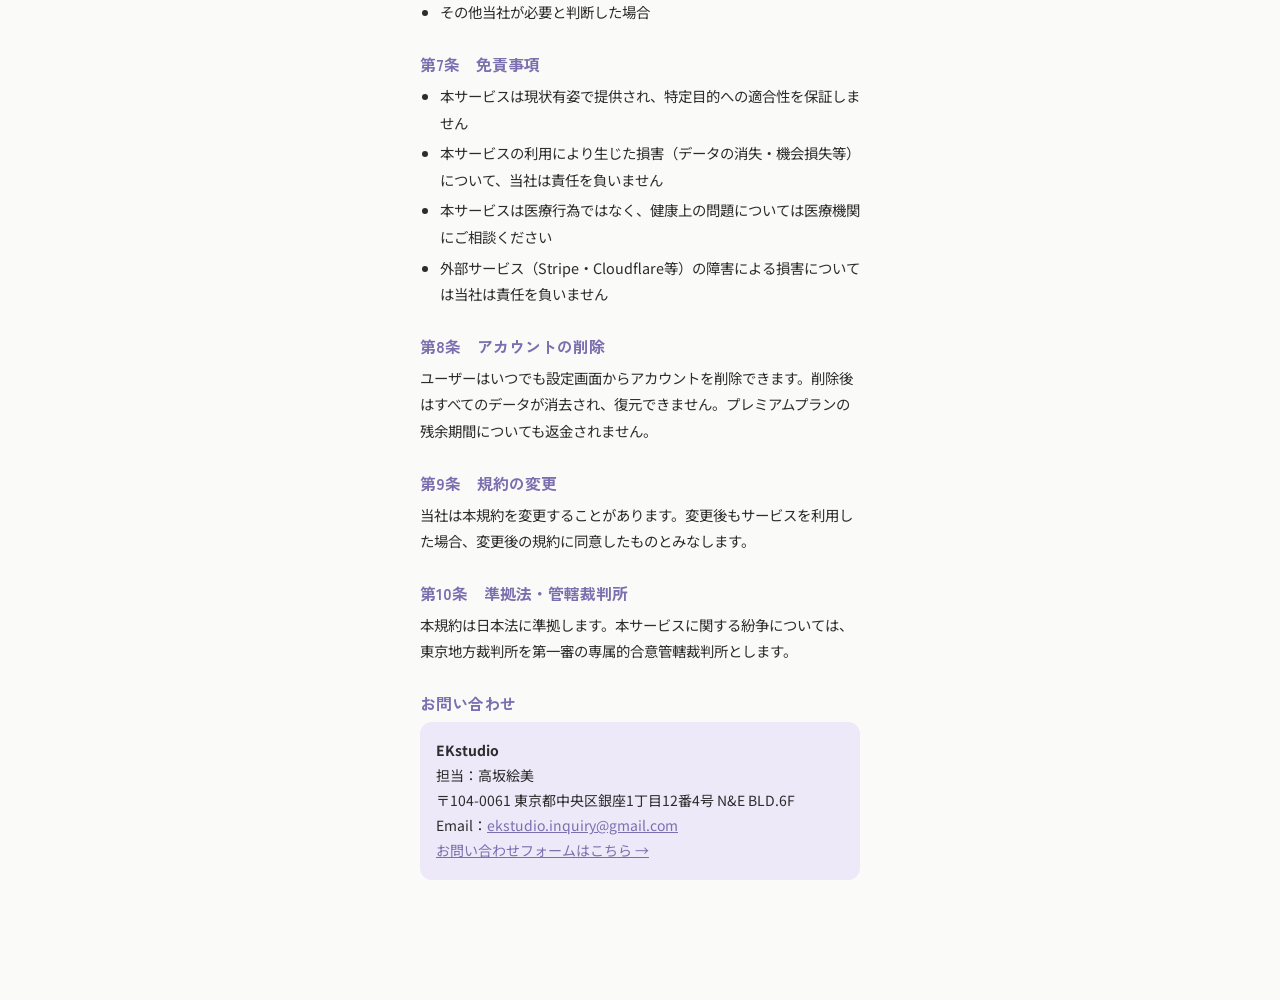
<file: terms.html>
<!DOCTYPE html>
<html lang="ja">
<head>
  <meta charset="UTF-8">
  <meta name="viewport" content="width=device-width, initial-scale=1.0">
  <title>利用規約 — 174°</title>
  <link rel="stylesheet" href="css/style.css">
  <style>
    .legal-page { padding: 0 20px calc(var(--nav-height) + 24px); }
    .legal-title { font-size: 1.3rem; font-weight: 700; margin: 24px 0 6px; }
    .legal-updated { font-size: 0.8rem; color: var(--color-text-muted); margin-bottom: 24px; }
    .legal-section { margin-bottom: 28px; }
    .legal-section h2 { font-size: 1rem; font-weight: 700; margin-bottom: 8px; color: var(--color-primary); }
    .legal-section p, .legal-section li { font-size: 0.9rem; line-height: 1.85; color: var(--color-text); }
    .legal-section ul { padding-left: 20px; margin-top: 6px; }
    .legal-section li { margin-bottom: 4px; }
    .legal-contact { background: var(--color-primary-light); border-radius: 12px; padding: 16px; font-size: 0.875rem; line-height: 1.8; }
    .legal-contact a { color: var(--color-primary); }
    .legal-notice { background: #FFF8E8; border: 1px solid #F0D080; border-radius: 10px; padding: 14px; font-size: 0.85rem; line-height: 1.7; color: #7A5C00; margin-top: 8px; }
  </style>
</head>
<body>
  <header class="app-header">
    <a href="settings.html" class="logo" style="font-size:1.1rem; color:var(--color-text);">← 戻る</a>
    <span style="font-family:'DM Serif Display',serif; color:var(--color-primary); font-size:1.3rem;">174°</span>
    <div style="width:44px;"></div>
  </header>

  <div class="legal-page">
    <div class="legal-title">利用規約</div>
    <div class="legal-updated">最終更新日：2026年4月18日</div>

    <div class="legal-section">
      <p>この利用規約（以下「本規約」）は、EKstudio（以下「当社」）が提供する頭痛管理アプリ「174°」（以下「本サービス」）の利用条件を定めるものです。本サービスをご利用いただく前に、本規約をよくお読みください。本サービスをご利用された時点で、本規約に同意したものとみなします。</p>
    </div>

    <div class="legal-section">
      <h2>第1条　サービスの概要</h2>
      <p>本サービスは、頭痛の記録・分析・ケア情報の提供を目的としたスマートフォン向けWebアプリケーションです。本サービスは医療行為ではなく、医師の診断や治療の代替となるものではありません。</p>
      <div class="legal-notice">⚠️ 本サービスは医療機器ではありません。体調に関する判断や治療については、必ず医療機関にご相談ください。</div>
    </div>

    <div class="legal-section">
      <h2>第2条　アカウント登録</h2>
      <ul>
        <li>本サービスの一部機能はアカウント登録が必要です</li>
        <li>登録情報は正確な情報を入力してください</li>
        <li>アカウントの管理はユーザー自身の責任で行ってください</li>
        <li>1人のユーザーが複数のアカウントを不正に作成することを禁止します</li>
      </ul>
    </div>

    <div class="legal-section">
      <h2>第3条　プレミアムプラン</h2>
      <ul>
        <li>月額 <strong>¥174（税込）</strong> のサブスクリプションです</li>
        <li>クレジットカードによるお支払いが必要です</li>
        <li>決済完了後、即座にプレミアム機能がご利用いただけます</li>
        <li>毎月自動更新されます</li>
        <li>解約はいつでも設定画面から行えます。解約後は当該月末まで機能をご利用いただけます</li>
        <li>デジタルコンテンツの性質上、<strong>お支払い後の返金はいたしかねます</strong></li>
      </ul>
    </div>

    <div class="legal-section">
      <h2>第4条　禁止事項</h2>
      <p>ユーザーは以下の行為を行ってはなりません。</p>
      <ul>
        <li>法令または本規約に違反する行為</li>
        <li>当社または第三者の知的財産権・プライバシーを侵害する行為</li>
        <li>サービスの運営を妨害する行為（不正アクセス・過剰なリクエスト等）</li>
        <li>虚偽の情報を登録する行為</li>
        <li>第三者になりすます行為</li>
        <li>商業目的での無断利用・転載</li>
      </ul>
    </div>

    <div class="legal-section">
      <h2>第5条　知的財産権</h2>
      <p>本サービスに関するすべての著作権・商標権その他の知的財産権は当社に帰属します。ユーザーが入力したデータについては、ユーザー自身に帰属します。</p>
    </div>

    <div class="legal-section">
      <h2>第6条　サービスの変更・中断・終了</h2>
      <p>当社は以下の場合において、事前の通知なくサービスを変更・中断・終了することがあります。</p>
      <ul>
        <li>システムメンテナンス</li>
        <li>天災・不可抗力による障害</li>
        <li>その他当社が必要と判断した場合</li>
      </ul>
    </div>

    <div class="legal-section">
      <h2>第7条　免責事項</h2>
      <ul>
        <li>本サービスは現状有姿で提供され、特定目的への適合性を保証しません</li>
        <li>本サービスの利用により生じた損害（データの消失・機会損失等）について、当社は責任を負いません</li>
        <li>本サービスは医療行為ではなく、健康上の問題については医療機関にご相談ください</li>
        <li>外部サービス（Stripe・Cloudflare等）の障害による損害については当社は責任を負いません</li>
      </ul>
    </div>

    <div class="legal-section">
      <h2>第8条　アカウントの削除</h2>
      <p>ユーザーはいつでも設定画面からアカウントを削除できます。削除後はすべてのデータが消去され、復元できません。プレミアムプランの残余期間についても返金されません。</p>
    </div>

    <div class="legal-section">
      <h2>第9条　規約の変更</h2>
      <p>当社は本規約を変更することがあります。変更後もサービスを利用した場合、変更後の規約に同意したものとみなします。</p>
    </div>

    <div class="legal-section">
      <h2>第10条　準拠法・管轄裁判所</h2>
      <p>本規約は日本法に準拠します。本サービスに関する紛争については、東京地方裁判所を第一審の専属的合意管轄裁判所とします。</p>
    </div>

    <div class="legal-section">
      <h2>お問い合わせ</h2>
      <div class="legal-contact">
        <strong>EKstudio</strong><br>
        担当：高坂絵美<br>
        〒104-0061 東京都中央区銀座1丁目12番4号 N&amp;E BLD.6F<br>
        Email：<a href="mailto:ekstudio.inquiry@gmail.com">ekstudio.inquiry@gmail.com</a><br>
        <a href="https://docs.google.com/forms/d/e/1FAIpQLSeP3Wgn12mlMzJi95lIGUSM_EcRe3NtE8F20vBVwciIjyOn5g/viewform?usp=publish-editor" target="_blank" rel="noopener" style="color:var(--color-primary);">お問い合わせフォームはこちら →</a>
      </div>
    </div>
  </div>

  <script src="js/app.js"></script>
</body>
</html>
</file>
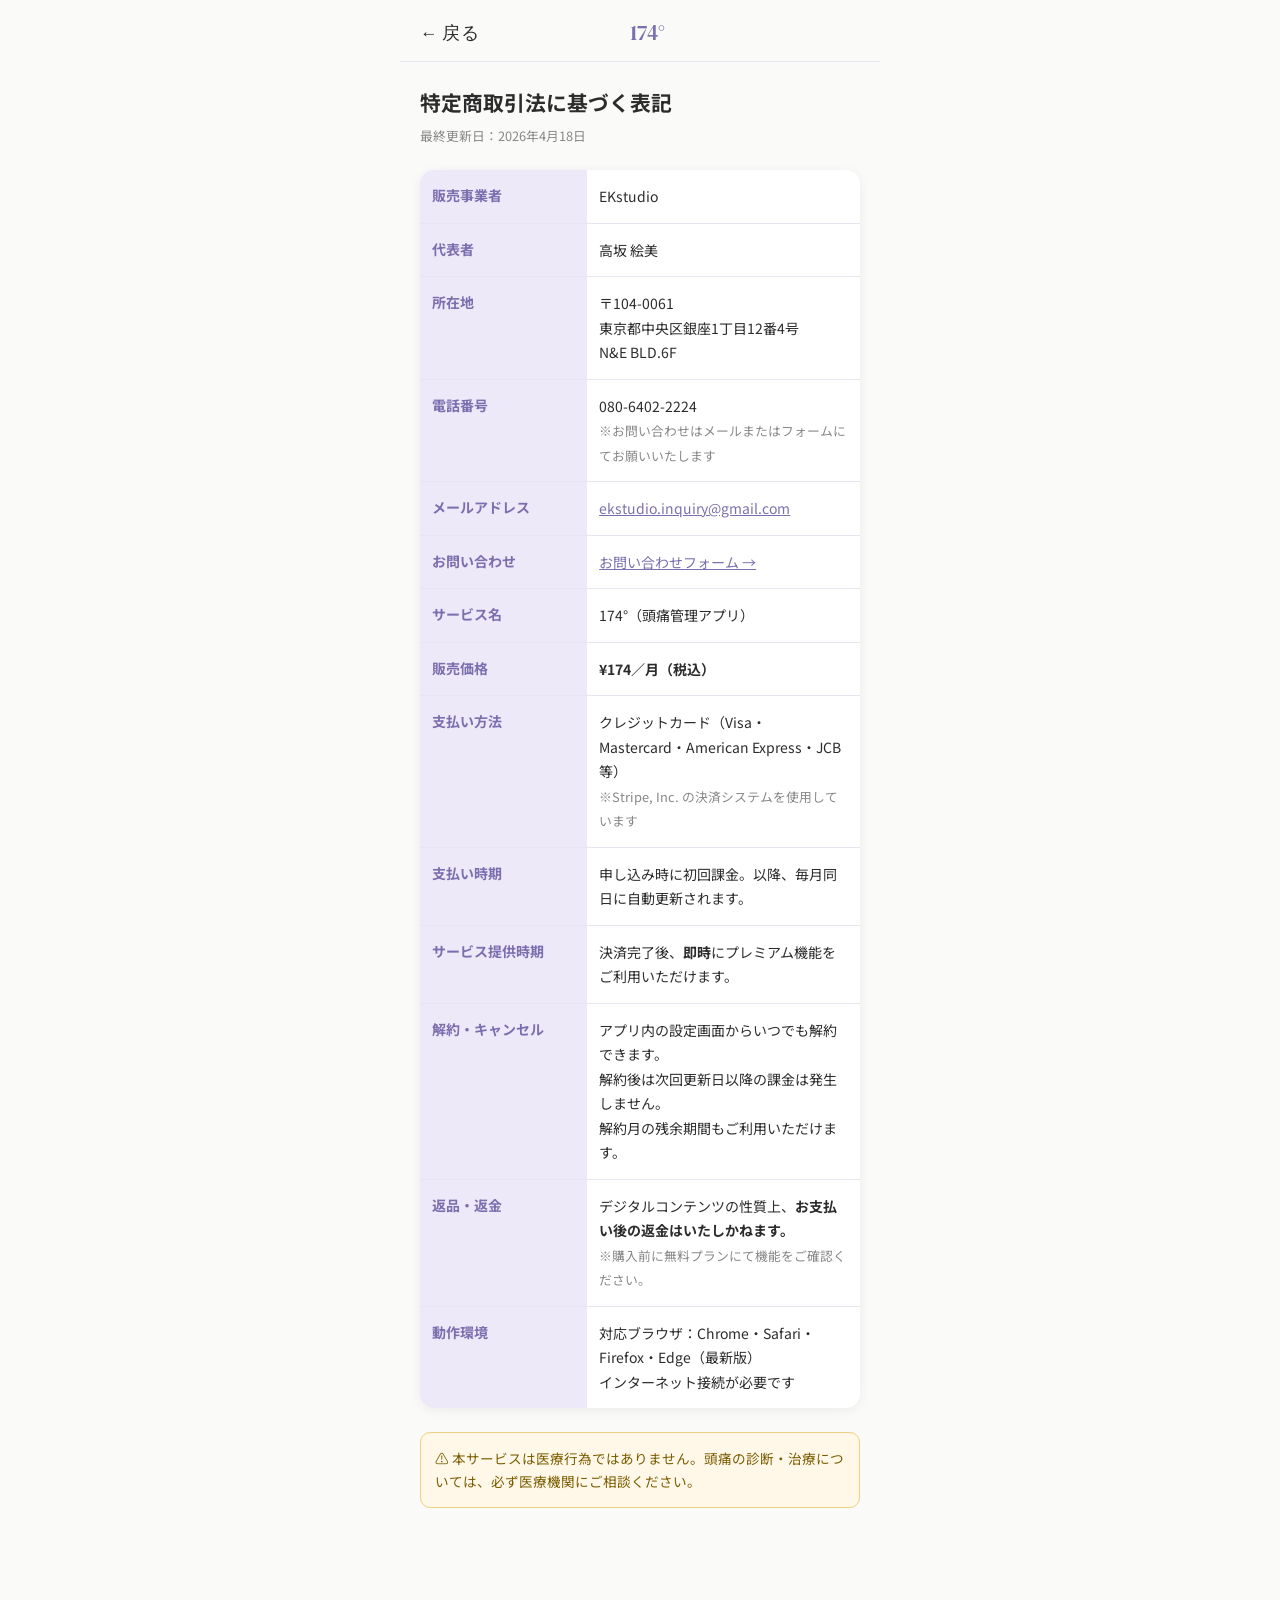
<file: tokusho.html>
<!DOCTYPE html>
<html lang="ja">
<head>
  <meta charset="UTF-8">
  <meta name="viewport" content="width=device-width, initial-scale=1.0">
  <title>特定商取引法に基づく表記 — 174°</title>
  <link rel="stylesheet" href="css/style.css">
  <style>
    .legal-page { padding: 0 20px calc(var(--nav-height) + 24px); }
    .legal-title { font-size: 1.3rem; font-weight: 700; margin: 24px 0 6px; }
    .legal-updated { font-size: 0.8rem; color: var(--color-text-muted); margin-bottom: 24px; }
    .tokusho-table { width: 100%; border-collapse: collapse; font-size: 0.875rem; }
    .tokusho-table th {
      text-align: left;
      vertical-align: top;
      padding: 14px 12px;
      background: var(--color-primary-light);
      color: var(--color-primary);
      font-weight: 700;
      width: 38%;
      border-bottom: 1px solid var(--color-border);
    }
    .tokusho-table td {
      padding: 14px 12px;
      vertical-align: top;
      line-height: 1.75;
      border-bottom: 1px solid var(--color-border);
      color: var(--color-text);
    }
    .tokusho-table tr:last-child th,
    .tokusho-table tr:last-child td {
      border-bottom: none;
    }
    .table-wrap {
      background: var(--color-surface);
      border-radius: 14px;
      overflow: hidden;
      box-shadow: var(--shadow-card);
      margin-bottom: 24px;
    }
    .tokusho-table a { color: var(--color-primary); }
    .notice {
      background: #FFF8E8; border: 1px solid #F0D080; border-radius: 10px;
      padding: 14px; font-size: 0.85rem; line-height: 1.7; color: #7A5C00;
    }
  </style>
</head>
<body>
  <header class="app-header">
    <a href="settings.html" class="logo" style="font-size:1.1rem; color:var(--color-text);">← 戻る</a>
    <span style="font-family:'DM Serif Display',serif; color:var(--color-primary); font-size:1.3rem;">174°</span>
    <div style="width:44px;"></div>
  </header>

  <div class="legal-page">
    <div class="legal-title">特定商取引法に基づく表記</div>
    <div class="legal-updated">最終更新日：2026年4月18日</div>

    <div class="table-wrap">
      <table class="tokusho-table">
        <tr>
          <th>販売事業者</th>
          <td>EKstudio</td>
        </tr>
        <tr>
          <th>代表者</th>
          <td>高坂 絵美</td>
        </tr>
        <tr>
          <th>所在地</th>
          <td>〒104-0061<br>東京都中央区銀座1丁目12番4号<br>N&amp;E BLD.6F</td>
        </tr>
        <tr>
          <th>電話番号</th>
          <td>
            080-6402-2224<br>
            <span style="font-size:0.8rem; color:var(--color-text-muted);">
              ※お問い合わせはメールまたはフォームにてお願いいたします
            </span>
          </td>
        </tr>
        <tr>
          <th>メールアドレス</th>
          <td><a href="mailto:ekstudio.inquiry@gmail.com">ekstudio.inquiry@gmail.com</a></td>
        </tr>
        <tr>
          <th>お問い合わせ</th>
          <td>
            <a href="https://docs.google.com/forms/d/e/1FAIpQLSeP3Wgn12mlMzJi95lIGUSM_EcRe3NtE8F20vBVwciIjyOn5g/viewform?usp=publish-editor" target="_blank" rel="noopener">
              お問い合わせフォーム →
            </a>
          </td>
        </tr>
        <tr>
          <th>サービス名</th>
          <td>174°（頭痛管理アプリ）</td>
        </tr>
        <tr>
          <th>販売価格</th>
          <td><strong>¥174／月（税込）</strong></td>
        </tr>
        <tr>
          <th>支払い方法</th>
          <td>クレジットカード（Visa・Mastercard・American Express・JCB等）<br>
          <span style="font-size:0.8rem; color:var(--color-text-muted);">※Stripe, Inc. の決済システムを使用しています</span></td>
        </tr>
        <tr>
          <th>支払い時期</th>
          <td>申し込み時に初回課金。以降、毎月同日に自動更新されます。</td>
        </tr>
        <tr>
          <th>サービス提供時期</th>
          <td>決済完了後、<strong>即時</strong>にプレミアム機能をご利用いただけます。</td>
        </tr>
        <tr>
          <th>解約・キャンセル</th>
          <td>
            アプリ内の設定画面からいつでも解約できます。<br>
            解約後は次回更新日以降の課金は発生しません。<br>
            解約月の残余期間もご利用いただけます。
          </td>
        </tr>
        <tr>
          <th>返品・返金</th>
          <td>
            デジタルコンテンツの性質上、<strong>お支払い後の返金はいたしかねます。</strong><br>
            <span style="font-size:0.8rem; color:var(--color-text-muted);">※購入前に無料プランにて機能をご確認ください。</span>
          </td>
        </tr>
        <tr>
          <th>動作環境</th>
          <td>
            対応ブラウザ：Chrome・Safari・Firefox・Edge（最新版）<br>
            インターネット接続が必要です
          </td>
        </tr>
      </table>
    </div>

    <div class="notice">
      ⚠️ 本サービスは医療行為ではありません。頭痛の診断・治療については、必ず医療機関にご相談ください。
    </div>
  </div>

  <script src="js/app.js"></script>
</body>
</html>
</file>
<file: css/style.css>
/* ==============================
   174° — 共通スタイル
   ============================== */

/* Google Fonts */
@import url('https://fonts.googleapis.com/css2?family=DM+Serif+Display&family=Zen+Kaku+Gothic+New:wght@400;700&family=Noto+Sans+JP:wght@400;500&display=swap');

/* ==============================
   CSS変数
   ============================== */
:root {
  --color-bg: #FAFAF8;
  --color-surface: #FFFFFF;
  --color-primary: #7C6FAF;
  --color-primary-light: #EDE9F8;
  --color-primary-dark: #5A4F8A;
  --color-accent: #E8A598;
  --color-text: #2C2C2C;
  --color-text-muted: #888888;
  --color-border: #E8E4F0;
  --color-success: #7DBF9E;
  --color-warning: #E8C87A;
  --color-danger: #D97B7B;
  --shadow-soft: 0 4px 24px rgba(124, 111, 175, 0.10);
  --shadow-card: 0 2px 12px rgba(0,0,0,0.06);
  --radius: 16px;
  --radius-sm: 10px;
  --nav-height: 68px;
}

@media (prefers-color-scheme: dark) {
  :root {
    --color-bg: #1A1820;
    --color-surface: #241F2E;
    --color-primary-light: #2D2640;
    --color-text: #EDE9F8;
    --color-border: #3A3450;
    --color-text-muted: #9A96A8;
    --shadow-card: 0 2px 12px rgba(0,0,0,0.3);
  }
}

/* 手動テーマオーバーライド（システム設定より高優先） */
:root[data-theme="dark"] {
  --color-bg: #1A1820;
  --color-surface: #241F2E;
  --color-primary-light: #2D2640;
  --color-text: #EDE9F8;
  --color-border: #3A3450;
  --color-text-muted: #9A96A8;
  --shadow-card: 0 2px 12px rgba(0,0,0,0.3);
}
:root[data-theme="light"] {
  --color-bg: #FAFAF8;
  --color-surface: #FFFFFF;
  --color-text: #2C2C2C;
  --color-border: #E8E4F0;
  --color-text-muted: #888888;
  --shadow-card: 0 2px 12px rgba(0,0,0,0.06);
}

/* ==============================
   リセット・ベース
   ============================== */
*, *::before, *::after {
  box-sizing: border-box;
  margin: 0;
  padding: 0;
}

html {
  font-size: 16px;
  -webkit-text-size-adjust: 100%;
}

body {
  font-family: 'Noto Sans JP', sans-serif;
  font-weight: 400;
  background-color: var(--color-bg);
  color: var(--color-text);
  line-height: 1.6;
  min-height: 100vh;
  max-width: 480px;
  margin: 0 auto;
  position: relative;
  overflow-x: hidden;
}

/* フェードイン */
body {
  animation: fadeIn 0.2s ease;
}
@keyframes fadeIn {
  from { opacity: 0; }
  to   { opacity: 1; }
}

/* ==============================
   タイポグラフィ
   ============================== */
h1, h2, h3 {
  font-family: 'Zen Kaku Gothic New', sans-serif;
  font-weight: 700;
  line-height: 1.3;
}

.brand {
  font-family: 'DM Serif Display', serif;
  font-weight: 400;
}

/* ==============================
   レイアウト
   ============================== */
.page {
  padding: 0 0 calc(var(--nav-height) + 16px) 0;
  min-height: 100vh;
}

.container {
  padding: 0 16px;
}

/* ==============================
   ヘッダー
   ============================== */
.app-header {
  display: flex;
  align-items: center;
  justify-content: space-between;
  padding: 16px 20px 12px;
  background: var(--color-bg);
  position: sticky;
  top: 0;
  z-index: 100;
  border-bottom: 1px solid var(--color-border);
}

.app-header .logo {
  font-family: 'DM Serif Display', serif;
  font-size: 1.5rem;
  color: var(--color-primary);
  text-decoration: none;
  letter-spacing: 0.02em;
}

.app-header .header-actions {
  display: flex;
  gap: 8px;
  align-items: center;
}

.icon-btn {
  width: 44px;
  height: 44px;
  border-radius: 50%;
  border: none;
  background: var(--color-primary-light);
  color: var(--color-primary);
  font-size: 1.2rem;
  cursor: pointer;
  display: flex;
  align-items: center;
  justify-content: center;
  transition: transform 0.15s, background 0.15s;
  -webkit-tap-highlight-color: transparent;
}
.icon-btn:active {
  transform: scale(0.92);
  background: var(--color-border);
}

/* ヘッダー ユーザーメニュー */
.header-user-menu {
  position: fixed;
  background: var(--color-surface);
  border-radius: 12px;
  box-shadow: 0 4px 24px rgba(0,0,0,0.15);
  padding: 6px;
  z-index: 300;
  min-width: 148px;
  animation: menuFadeIn 0.15s ease;
}
@keyframes menuFadeIn {
  from { opacity: 0; transform: translateY(-6px); }
  to   { opacity: 1; transform: translateY(0); }
}
.header-user-menu-item {
  display: block;
  width: 100%;
  padding: 11px 14px;
  background: none;
  border: none;
  text-align: left;
  font-size: 0.9rem;
  cursor: pointer;
  border-radius: 8px;
  color: var(--color-text);
  font-family: inherit;
}
.header-user-menu-item:active {
  background: var(--color-primary-light);
}
.header-user-menu-logout {
  color: #c0392b;
}

/* ==============================
   ボトムナビ
   ============================== */
.bottom-nav {
  position: fixed;
  bottom: 0;
  left: 50%;
  transform: translateX(-50%);
  width: 100%;
  max-width: 480px;
  height: var(--nav-height);
  background: var(--color-surface);
  border-top: 1px solid var(--color-border);
  display: flex;
  align-items: center;
  justify-content: space-around;
  z-index: 200;
  padding-bottom: env(safe-area-inset-bottom, 0);
  box-shadow: 0 -4px 20px rgba(0,0,0,0.06);
}

.nav-item {
  display: flex;
  flex-direction: column;
  align-items: center;
  gap: 3px;
  text-decoration: none;
  color: var(--color-text-muted);
  font-size: 0.65rem;
  font-family: 'Noto Sans JP', sans-serif;
  min-width: 44px;
  min-height: 44px;
  justify-content: center;
  transition: color 0.15s;
  -webkit-tap-highlight-color: transparent;
}
.nav-item .nav-icon {
  font-size: 1.3rem;
  line-height: 1;
}
.nav-item.active {
  color: var(--color-primary);
}
.nav-item.active .nav-icon {
  filter: drop-shadow(0 0 6px rgba(124,111,175,0.4));
}

/* 中央の記録ボタン */
.nav-item.nav-record {
  width: 62px;
  height: 62px;
  background: var(--color-primary);
  border-radius: 50%;
  color: #fff;
  font-size: 0.7rem;
  box-shadow: 0 4px 16px rgba(124,111,175,0.45);
  margin-bottom: 12px;
  transition: transform 0.15s, box-shadow 0.15s;
}
.nav-item.nav-record .nav-icon {
  font-size: 1.5rem;
}
.nav-item.nav-record:active {
  transform: scale(0.93);
  box-shadow: 0 2px 8px rgba(124,111,175,0.3);
}

/* ==============================
   カード
   ============================== */
.card {
  background: var(--color-surface);
  border-radius: var(--radius);
  padding: 20px;
  box-shadow: var(--shadow-card);
  margin-bottom: 12px;
}

.card-sm {
  padding: 14px 16px;
}

/* ==============================
   ボタン
   ============================== */
.btn {
  display: inline-flex;
  align-items: center;
  justify-content: center;
  gap: 8px;
  padding: 14px 24px;
  border-radius: var(--radius-sm);
  font-family: 'Noto Sans JP', sans-serif;
  font-size: 1rem;
  font-weight: 500;
  border: none;
  cursor: pointer;
  transition: transform 0.12s, box-shadow 0.12s, opacity 0.12s;
  -webkit-tap-highlight-color: transparent;
  text-decoration: none;
  min-height: 52px;
  width: 100%;
}
.btn:active {
  transform: scale(0.96);
}

.btn-primary {
  background: var(--color-primary);
  color: #fff;
  box-shadow: 0 4px 14px rgba(124,111,175,0.35);
}
.btn-primary:active {
  box-shadow: 0 2px 6px rgba(124,111,175,0.2);
}

.btn-outline {
  background: transparent;
  color: var(--color-primary);
  border: 2px solid var(--color-primary);
}

.btn-ghost {
  background: var(--color-primary-light);
  color: var(--color-primary);
}

.btn-danger {
  background: var(--color-danger);
  color: #fff;
}

.btn-sm {
  padding: 10px 18px;
  font-size: 0.875rem;
  min-height: 44px;
}

/* ==============================
   タグ・チップ
   ============================== */
.tag-group {
  display: flex;
  flex-wrap: wrap;
  gap: 8px;
}

.tag {
  display: inline-flex;
  align-items: center;
  padding: 10px 16px;
  border-radius: 100px;
  font-size: 0.875rem;
  border: 1.5px solid var(--color-border);
  background: var(--color-surface);
  color: var(--color-text);
  cursor: pointer;
  transition: all 0.15s;
  min-height: 44px;
  -webkit-tap-highlight-color: transparent;
  font-family: 'Noto Sans JP', sans-serif;
}
.tag:active {
  transform: scale(0.96);
}
.tag.selected {
  background: var(--color-primary-light);
  border-color: var(--color-primary);
  color: var(--color-primary);
  font-weight: 500;
}

/* ==============================
   バッジ
   ============================== */
.badge {
  display: inline-flex;
  align-items: center;
  gap: 4px;
  padding: 4px 10px;
  border-radius: 100px;
  font-size: 0.75rem;
  font-weight: 500;
}
.badge-stable   { background: #E0F0FF; color: #3A7FBD; }
.badge-warning  { background: #FFF5D6; color: #B07D00; }
.badge-danger   { background: #FFE8E8; color: #C04A4A; }
.badge-success  { background: #E4F5EC; color: #3A8A5B; }

/* ==============================
   セクションタイトル
   ============================== */
.section-title {
  font-size: 0.8rem;
  font-weight: 700;
  color: var(--color-text-muted);
  text-transform: uppercase;
  letter-spacing: 0.08em;
  margin-bottom: 10px;
}

/* ==============================
   トグルスイッチ
   ============================== */
.toggle-switch {
  position: relative;
  width: 48px;
  height: 28px;
  flex-shrink: 0;
}
.toggle-switch input {
  opacity: 0;
  width: 0;
  height: 0;
  position: absolute;
}
.toggle-slider {
  position: absolute;
  inset: 0;
  background: var(--color-border);
  border-radius: 100px;
  cursor: pointer;
  transition: background 0.2s;
}
.toggle-slider::before {
  content: '';
  position: absolute;
  width: 22px;
  height: 22px;
  background: #fff;
  border-radius: 50%;
  left: 3px;
  top: 3px;
  transition: transform 0.2s;
  box-shadow: 0 1px 4px rgba(0,0,0,0.15);
}
.toggle-switch input:checked + .toggle-slider {
  background: var(--color-primary);
}
.toggle-switch input:checked + .toggle-slider::before {
  transform: translateX(20px);
}

/* ==============================
   フォーム要素
   ============================== */
.form-group {
  margin-bottom: 16px;
}
.form-label {
  display: block;
  font-size: 0.875rem;
  font-weight: 500;
  color: var(--color-text-muted);
  margin-bottom: 6px;
}
.form-input,
.form-select,
.form-textarea {
  width: 100%;
  padding: 12px 14px;
  border: 1.5px solid var(--color-border);
  border-radius: var(--radius-sm);
  font-family: 'Noto Sans JP', sans-serif;
  font-size: 1rem;
  color: var(--color-text);
  background: var(--color-surface);
  transition: border-color 0.15s;
  outline: none;
  appearance: none;
  -webkit-appearance: none;
}
.form-input:focus,
.form-select:focus,
.form-textarea:focus {
  border-color: var(--color-primary);
}
.form-textarea {
  resize: vertical;
  min-height: 100px;
}

/* ==============================
   ユーティリティ
   ============================== */
.mt-8  { margin-top: 8px; }
.mt-12 { margin-top: 12px; }
.mt-16 { margin-top: 16px; }
.mt-24 { margin-top: 24px; }
.mb-8  { margin-bottom: 8px; }
.mb-12 { margin-bottom: 12px; }
.mb-16 { margin-bottom: 16px; }

.text-center { text-align: center; }
.text-muted  { color: var(--color-text-muted); font-size: 0.875rem; }

.flex         { display: flex; }
.flex-center  { display: flex; align-items: center; justify-content: center; }
.flex-between { display: flex; align-items: center; justify-content: space-between; }
.gap-8        { gap: 8px; }
.gap-12       { gap: 12px; }

.divider {
  height: 1px;
  background: var(--color-border);
  margin: 16px 0;
}

/* ==============================
   AIカード
   ============================== */
.ai-card {
  background: linear-gradient(135deg, var(--color-primary-light) 0%, var(--color-surface) 100%);
  border: 1px solid var(--color-border);
  border-radius: var(--radius);
  padding: 18px 20px;
  position: relative;
  overflow: hidden;
  margin-bottom: 12px;
}
.ai-card::before {
  content: '✨';
  position: absolute;
  right: 16px;
  top: 14px;
  font-size: 1.2rem;
  opacity: 0.6;
}
.ai-card .ai-label {
  font-size: 0.7rem;
  font-weight: 700;
  color: var(--color-primary);
  text-transform: uppercase;
  letter-spacing: 0.1em;
  margin-bottom: 6px;
}
.ai-card .ai-text {
  font-size: 0.9rem;
  line-height: 1.6;
  color: var(--color-text);
}

@media (prefers-color-scheme: dark) {
  .ai-card {
    background: linear-gradient(135deg, #2D2640 0%, #1E1A2E 100%);
  }
}
[data-theme="dark"] .ai-card {
  background: linear-gradient(135deg, #2D2640 0%, #1E1A2E 100%);
}
[data-theme="dark"] .ai-card .ai-label {
  color: #B8AEDC;
}
[data-theme="dark"] .ai-card .ai-text {
  color: #EDE9F8;
}

/* ==============================
   ページタイトル
   ============================== */
.page-title-bar {
  padding: 20px 20px 4px;
}
.page-title-bar h1 {
  font-size: 1.4rem;
  color: var(--color-text);
}
.page-title-bar .subtitle {
  font-size: 0.85rem;
  color: var(--color-text-muted);
  margin-top: 2px;
}

/* ==============================
   デスクトップ対応
   ============================== */
@media (min-width: 480px) {
  .bottom-nav {
    border-radius: 0;
  }
}
</file>
